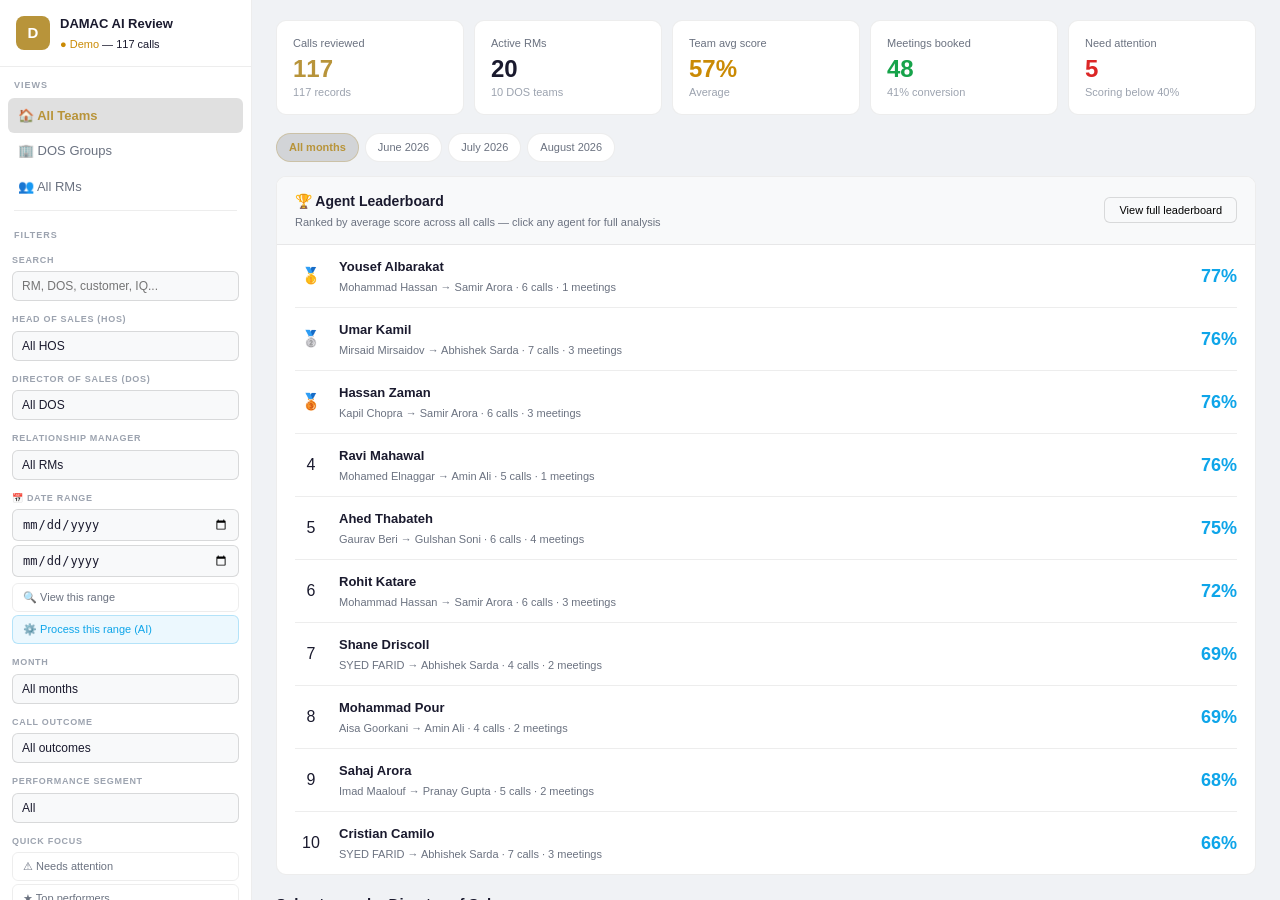
<file: Html8.html>
<!DOCTYPE html>
<html lang="en" style="color-scheme:light only">
<head>
<meta charset="UTF-8"/>
<meta name="viewport" content="width=device-width,initial-scale=1.0"/>
<meta name="color-scheme" content="light only"/>
<title>DAMAC AI Call Review</title>
<style>
*{box-sizing:border-box;margin:0;padding:0}
body{font-family:-apple-system,BlinkMacSystemFont,'Segoe UI',sans-serif;background:#f0f2f5;color:#1a1a2e;font-size:14px;line-height:1.5}
:root{--gold:#b8943a;--gl:rgba(5, 4, 2, 0.12);--gb:rgba(184,148,58,0.3);--sf:#fff;--s2:#f8f9fa;--br:rgba(0,0,0,0.07);--br2:rgba(0,0,0,0.13);--tx:#1a1a2e;--t2:#6b7280;--t3:#9ca3af;--gn:#16a34a;--am:#ca8a04;--rd:#dc2626;--bl:#0ea5e9;--gnb:rgba(22,163,74,0.08);--amb:rgba(202,138,4,0.08);--rdb:rgba(220,38,38,0.08);--blb:rgba(14,165,233,0.08);--r:10px;--rs:6px}
.app{display:flex;height:100vh;overflow:hidden}
.sb{width:252px;flex-shrink:0;background:var(--sf);border-right:1px solid var(--br);display:flex;flex-direction:column;overflow:hidden}
.sb-top{padding:14px 16px;border-bottom:1px solid var(--br);display:flex;align-items:center;gap:10px}
.sb-mk{width:34px;height:34px;background:var(--gold);border-radius:8px;display:flex;align-items:center;justify-content:center;font-weight:800;font-size:15px;color:#fff;flex-shrink:0}
.sb-ti{font-size:13px;font-weight:600}
.sb-st{font-size:11px;margin-top:2px}
.sb-sec{padding:12px 14px 5px;font-size:9px;font-weight:700;color:var(--t3);text-transform:uppercase;letter-spacing:1px}
.sb-nav{list-style:none;padding:0 8px}
.sb-nav li a{display:flex;align-items:center;gap:8px;padding:8px 10px;border-radius:var(--rs);font-size:13px;color:var(--t2);cursor:pointer;transition:all .15s;user-select:none}
.sb-nav li a:hover{background:var(--s2);color:var(--tx)}
.sb-nav li a.on{background:var(--gl);color:var(--gold);font-weight:600}
.sb-div{height:1px;background:var(--br);margin:6px 14px}
.sb-fl-wrap{padding:6px 12px;flex:1;overflow-y:auto}
.sb-fl{margin-bottom:12px}
.sb-fl-lbl{font-size:9px;font-weight:700;color:var(--t3);text-transform:uppercase;letter-spacing:.7px;margin-bottom:4px}
.sb-fl select,.sb-fl input{width:100%;font-size:12px;padding:7px 9px;border-radius:var(--rs);border:1px solid var(--br2);background:var(--s2);color:var(--tx);outline:none;appearance:none}
.sb-fl select:focus,.sb-fl input:focus{border-color:var(--gold)}
.qf{width:100%;padding:7px 10px;border-radius:var(--rs);font-size:11px;font-weight:500;cursor:pointer;border:1px solid var(--br);background:transparent;color:var(--t2);text-align:left;margin-bottom:3px;display:flex;align-items:center;gap:6px;transition:all .15s}
.qf:hover{background:var(--s2)}.qf.qa{background:var(--rdb);border-color:rgba(220,38,38,.25);color:var(--rd)}.qf.qt{background:var(--gnb);border-color:rgba(22,163,74,.25);color:var(--gn)}.qf.qb{background:var(--blb);border-color:rgba(14,165,233,.25);color:var(--bl)}
.clr{width:100%;margin-top:6px;padding:7px;border-radius:var(--rs);font-size:11px;cursor:pointer;border:1px solid var(--br);background:transparent;color:var(--t3)}
.main{flex:1;overflow-y:auto;padding:20px 24px}
.stats{display:grid;grid-template-columns:repeat(5,1fr);gap:10px;margin-bottom:18px}
.sc{background:var(--sf);border:1px solid var(--br);border-radius:var(--r);padding:14px 16px}
.sc-l{font-size:11px;color:var(--t2);margin-bottom:5px}.sc-v{font-size:24px;font-weight:700;line-height:1}.sc-s{font-size:11px;color:var(--t3);margin-top:3px}
.pills{display:flex;gap:6px;flex-wrap:wrap;margin-bottom:14px}
.pill{padding:5px 12px;border-radius:999px;font-size:11px;cursor:pointer;border:1px solid var(--br);background:var(--sf);color:var(--t2);transition:all .15s}
.pill:hover{border-color:var(--gb)}.pill.on{background:var(--gl);border-color:var(--gb);color:var(--gold);font-weight:600}
.spill{padding:5px 12px;border-radius:999px;font-size:11px;font-weight:600;cursor:pointer;border:1px solid var(--br);background:var(--sf);color:var(--t2);transition:all .15s}
.spill.s-all.on{background:var(--gl);border-color:var(--gb);color:var(--gold)}.spill.s-top.on{background:var(--gnb);border-color:rgba(22,163,74,.3);color:var(--gn)}.spill.s-above.on{background:var(--blb);border-color:rgba(14,165,233,.3);color:var(--bl)}.spill.s-avg.on{background:var(--amb);border-color:rgba(202,138,4,.3);color:var(--am)}.spill.s-below.on{background:rgba(249,115,22,.08);border-color:rgba(249,115,22,.3);color:#ea580c}.spill.s-crit.on{background:var(--rdb);border-color:rgba(220,38,38,.3);color:var(--rd)}
.dos-grid{display:grid;grid-template-columns:repeat(auto-fill,minmax(220px,1fr));gap:12px;margin-bottom:20px}
.dos-card{background:var(--sf);border:1px solid var(--br);border-radius:var(--r);padding:16px;cursor:pointer;transition:all .2s}
.dos-card:hover{border-color:var(--gb);box-shadow:0 2px 10px rgba(0,0,0,.06);transform:translateY(-1px)}
.tbl-wrap{background:var(--sf);border:1px solid var(--br);border-radius:var(--r);overflow:hidden;margin-bottom:16px}
table{width:100%;border-collapse:collapse}
thead th{padding:10px 14px;text-align:left;font-size:9px;font-weight:700;color:var(--t2);text-transform:uppercase;letter-spacing:.7px;border-bottom:1px solid var(--br);background:var(--s2);white-space:nowrap}
tbody td{padding:11px 14px;border-bottom:1px solid var(--br);font-size:12px;vertical-align:middle}
tbody tr:last-child td{border-bottom:none}
tbody tr:hover td{background:#fafbfc;cursor:pointer}
.pg-row{display:flex;align-items:center;justify-content:space-between;padding:10px 14px;border-top:1px solid var(--br);background:var(--s2);font-size:12px;color:var(--t2)}
.pg-btns{display:flex;gap:4px}
.pg-btn{width:28px;height:28px;border-radius:5px;border:1px solid var(--br);background:var(--sf);font-size:11px;cursor:pointer;display:flex;align-items:center;justify-content:center}
.pg-btn:hover,.pg-btn.on{border-color:var(--gold);color:var(--gold);background:var(--gl)}
.score-b{display:inline-flex;align-items:center;padding:2px 8px;border-radius:5px;font-size:12px;font-weight:700}
.sg{background:var(--gnb);color:var(--gn)}.sw{background:var(--amb);color:var(--am)}.sr{background:var(--rdb);color:var(--rd)}.sb2{background:var(--blb);color:var(--bl)}
.op{display:inline-block;font-size:10px;padding:2px 8px;border-radius:999px;font-weight:600}
.o-book{background:var(--gnb);color:var(--gn)}.o-int{background:var(--amb);color:var(--am)}.o-no{background:var(--rdb);color:var(--rd)}.o-tr{background:var(--blb);color:var(--bl)}
.av{width:32px;height:32px;border-radius:50%;display:flex;align-items:center;justify-content:center;font-size:10px;font-weight:700;flex-shrink:0;background:var(--gl);color:var(--gold)}
.card{background:var(--sf);border:1px solid var(--br);border-radius:var(--r);margin-bottom:14px;overflow:hidden}
.card-hd{padding:14px 18px;border-bottom:1px solid var(--br);background:var(--s2);display:flex;align-items:center;justify-content:space-between}
.card-ti{font-size:14px;font-weight:600}.card-su{font-size:11px;color:var(--t2);margin-top:2px}
.card-body{padding:16px 18px}
.three{display:grid;grid-template-columns:1fr 1fr 1fr;gap:12px}
.three-box{padding:14px;background:var(--s2);border-radius:var(--rs)}
.three-hd{display:flex;align-items:center;gap:8px;margin-bottom:10px;padding-bottom:8px;border-bottom:1px solid var(--br)}
.three-hd-ic{width:22px;height:22px;border-radius:5px;display:flex;align-items:center;justify-content:center;font-size:12px;flex-shrink:0}
.three-hd-lbl{font-size:10px;font-weight:700;text-transform:uppercase;letter-spacing:.6px}
.three-item{padding:7px 0;border-bottom:1px solid var(--br);font-size:12px;line-height:1.5}
.three-item:last-child{border-bottom:none;padding-bottom:0}
.dot{width:7px;height:7px;border-radius:50%;display:inline-block;margin-right:6px;vertical-align:middle;flex-shrink:0}
/* DEEP DIVE HEADER */
.dd-hd{background:var(--sf);border:1px solid var(--br);border-radius:var(--r);padding:24px;margin-bottom:14px}
.dd-name{font-size:28px;font-weight:700;margin-bottom:4px}
.dd-sub{font-size:13px;color:var(--t2);margin-bottom:16px}
.dd-meta{display:flex;gap:28px;flex-wrap:wrap;padding-bottom:16px;margin-bottom:16px;border-bottom:1px solid var(--br)}
.dd-m-lbl{font-size:9px;font-weight:700;color:var(--t3);text-transform:uppercase;letter-spacing:.7px;margin-bottom:3px}
.dd-m-val{font-size:13px;font-weight:600}
.dd-selectors{display:flex;gap:10px;align-items:center;margin-bottom:16px;flex-wrap:wrap}
.dd-sel-lbl{font-size:11px;font-weight:600;color:var(--t2);margin-right:4px}
.dd-sel{font-size:12px;padding:7px 12px;border-radius:var(--rs);border:1px solid var(--br2);background:var(--s2);color:var(--tx);outline:none;cursor:pointer;min-width:160px}
.dd-sel:focus{border-color:var(--gold)}
.dd-big{display:grid;grid-template-columns:1fr 1fr 1fr;gap:14px;margin-bottom:14px}
.dd-big-c{background:var(--s2);border-radius:var(--rs);padding:18px}
.dd-big-lbl{font-size:10px;font-weight:700;color:var(--t2);text-transform:uppercase;letter-spacing:.6px;margin-bottom:8px}
.dd-big-num{font-size:44px;font-weight:700;line-height:1;letter-spacing:-2px}
.dd-big-sub{font-size:11px;color:var(--t2);margin-top:8px;display:flex;gap:16px;flex-wrap:wrap}
.dd-kpis{display:grid;grid-template-columns:repeat(5,1fr);gap:10px;margin-bottom:14px}
.dd-kpi{background:var(--s2);border-radius:var(--rs);padding:12px;text-align:center}
.dd-kpi-v{font-size:22px;font-weight:700;color:var(--gold)}.dd-kpi-l{font-size:10px;color:var(--t2);margin-top:3px;line-height:1.3}
.tabs{display:flex;gap:2px;background:var(--s2);padding:4px;border-radius:var(--rs);margin-bottom:16px;width:fit-content}
.tab{padding:7px 16px;border-radius:4px;font-size:12px;font-weight:500;cursor:pointer;color:var(--t2);transition:all .15s;white-space:nowrap}
.tab:hover{color:var(--tx)}.tab.on{background:var(--sf);color:var(--tx);font-weight:600;box-shadow:0 1px 3px rgba(0,0,0,.08)}
.info-grid{display:grid;grid-template-columns:1fr 1fr;gap:14px;margin-bottom:14px}
.info-box{background:var(--sf);border:1px solid var(--br);border-radius:var(--rs);padding:16px}
.info-box-ti{font-size:10px;font-weight:700;color:var(--t3);text-transform:uppercase;letter-spacing:.7px;margin-bottom:10px}
.info-row{display:flex;justify-content:space-between;align-items:flex-start;padding:6px 0;border-bottom:1px solid var(--br);font-size:12px}
.info-row:last-child{border-bottom:none}
.info-k{color:var(--t2);flex-shrink:0;margin-right:12px}.info-v{font-weight:500;text-align:right}
.list-item{display:flex;align-items:flex-start;gap:7px;padding:5px 0;font-size:12px;border-bottom:1px solid var(--br);line-height:1.5}
.list-item:last-child{border-bottom:none}
.sc-row{display:flex;align-items:center;gap:10px;padding:8px 0;border-bottom:1px solid var(--br);font-size:12px}
.sc-row:last-child{border-bottom:none;padding-bottom:0}
.sc-name{width:160px;flex-shrink:0;color:var(--t2);font-size:11px}
.sc-bar{flex:1;height:7px;background:var(--br);border-radius:3px;overflow:hidden}
.sc-fill{height:100%;border-radius:3px}
.sc-val{width:45px;text-align:right;font-weight:700;font-size:12px}
.sc-comment{font-size:11px;line-height:1.5;padding:4px 0 8px 170px;color:var(--t2);border-bottom:1px solid var(--br)}
.flag{display:flex;align-items:flex-start;gap:8px;padding:8px 12px;border-radius:var(--rs);margin-bottom:6px;font-size:12px;font-weight:500}
.dim-row{border-bottom:1px solid var(--br)}
.dim-row:last-child{border-bottom:none}
.dim-hd{display:flex;align-items:center;gap:12px;padding:13px 18px;cursor:pointer;transition:background .15s}
.dim-hd:hover{background:#fafbfc}
.dim-label{min-width:180px;flex-shrink:0}
.dim-nm{font-size:13px;font-weight:500}.dim-ds{font-size:11px;color:var(--t3);margin-top:1px}
.dim-bar-w{flex:1;height:8px;background:var(--br);border-radius:4px;overflow:hidden}
.dim-bar-f{height:100%;border-radius:4px;transition:width .4s}
.dim-sc{font-size:14px;font-weight:700;min-width:55px;text-align:right}
.dim-sp{font-size:10px;color:var(--t3);min-width:150px;text-align:right;white-space:nowrap}
.dim-ms{font-size:11px;min-width:65px;text-align:right;font-weight:600}
.dim-ar{font-size:12px;color:var(--t3);margin-left:4px}
.dim-det{display:none;padding:0 18px 16px;background:#fafbfc;border-top:1px solid var(--br)}
.dim-why{padding:10px 14px;border-radius:var(--rs);margin-bottom:10px;font-size:12px;line-height:1.6}
.dim-chk{display:grid;grid-template-columns:1fr 1fr;gap:6px;margin-top:8px}
.chk{display:flex;align-items:flex-start;gap:8px;padding:8px 10px;border-radius:var(--rs);border:1px solid transparent}
.chk-ic{font-size:14px;flex-shrink:0;margin-top:1px}.chk-tx{font-size:12px;line-height:1.5}
/* TIMELINE */
.tl-row{display:flex;gap:12px;margin-bottom:14px;position:relative}
.tl-row::before{content:'';position:absolute;left:14px;top:34px;bottom:-14px;width:1px;background:var(--br)}
.tl-row:last-child::before{display:none}
.tl-sp{width:28px;height:28px;border-radius:6px;display:flex;align-items:center;justify-content:center;font-size:9px;font-weight:700;flex-shrink:0;z-index:1}
.tl-body{flex:1;background:var(--s2);border-radius:var(--rs);padding:12px 14px}
.tl-hl{font-size:13px;font-weight:600;display:flex;align-items:center;justify-content:space-between;margin-bottom:4px}
.tl-time{font-size:10px;color:var(--t3);font-weight:400}
.tl-lbl{font-size:9px;color:var(--t3);text-transform:uppercase;letter-spacing:.5px;margin-bottom:4px;display:flex;align-items:center;gap:6px}
.tl-text{font-size:11px;color:var(--t2);line-height:1.55}
.tl-flag{display:inline-flex;align-items:center;gap:4px;font-size:10px;padding:2px 8px;border-radius:999px;margin-top:5px;font-weight:500}
/* CONVERSATION BUBBLES */
.conv-block{margin:10px 0;padding:12px 14px;background:#fff;border:1px solid var(--br);border-radius:var(--rs)}
.conv-block-hd{font-size:10px;font-weight:700;color:var(--t3);text-transform:uppercase;letter-spacing:.7px;margin-bottom:10px;display:flex;align-items:center;gap:6px}
.conv-msg{display:flex;gap:10px;margin-bottom:10px;align-items:flex-start}
.conv-msg:last-child{margin-bottom:0}
.conv-av{width:32px;height:32px;border-radius:50%;display:flex;align-items:center;justify-content:center;font-size:10px;font-weight:700;flex-shrink:0;color:#fff}
.conv-av-rm{background:var(--gold)}
.conv-av-cu{background:var(--bl)}
.conv-bubble{flex:1;padding:10px 14px;border-radius:12px;font-size:13px;line-height:1.6;position:relative}
.conv-bubble-rm{background:rgba(184,148,58,.08);border:1px solid rgba(184,148,58,.2);border-left:3px solid var(--gold)}
.conv-bubble-rm.bad{background:rgba(220,38,38,.06);border-color:rgba(220,38,38,.2);border-left-color:var(--rd)}
.conv-bubble-rm.good{background:rgba(22,163,74,.06);border-color:rgba(22,163,74,.2);border-left-color:var(--gn)}
.conv-bubble-cu{background:rgba(14,165,233,.06);border:1px solid rgba(14,165,233,.2);border-left:3px solid var(--bl)}
.conv-speaker{font-size:10px;font-weight:700;text-transform:uppercase;letter-spacing:.5px;margin-bottom:4px;display:flex;align-items:center;justify-content:space-between}
.conv-quote{font-style:italic;color:var(--tx);font-size:13px;line-height:1.65}
.conv-issue{margin-top:6px;padding-top:6px;border-top:1px dashed rgba(0,0,0,.08);font-size:11px;font-style:normal;color:var(--t2);line-height:1.5}
.conv-issue.bad{color:var(--rd)}
.conv-issue.good{color:var(--gn)}
.conv-correct{margin-top:8px;padding:8px 12px;background:rgba(22,163,74,.05);border:1px dashed rgba(22,163,74,.3);border-radius:6px;font-size:12px;color:var(--gn);line-height:1.6}
.conv-correct-lbl{font-size:9px;font-weight:700;text-transform:uppercase;letter-spacing:.5px;color:var(--gn);margin-bottom:3px}
/* LEADERBOARD POPUP */
.overlay{position:fixed;inset:0;background:rgba(0,0,0,.5);z-index:1000;display:flex;align-items:center;justify-content:center;padding:20px}
.modal{background:var(--sf);border-radius:var(--r);width:100%;max-width:640px;max-height:80vh;overflow:hidden;display:flex;flex-direction:column}
.modal-hd{padding:18px 20px;border-bottom:1px solid var(--br);display:flex;align-items:center;justify-content:space-between}
.modal-ti{font-size:16px;font-weight:600}
.modal-cl{width:28px;height:28px;border-radius:6px;border:1px solid var(--br);display:flex;align-items:center;justify-content:center;cursor:pointer;font-size:16px;color:var(--t2)}
.modal-body{padding:20px;overflow-y:auto}
.lb-row{display:flex;align-items:center;gap:12px;padding:12px 0;border-bottom:1px solid var(--br);cursor:pointer}
.lb-row:last-child{border-bottom:none}
.lb-row:hover{background:var(--s2);margin:0 -20px;padding:12px 20px;border-radius:var(--rs)}
.lb-rank{width:32px;text-align:center;font-size:16px;flex-shrink:0}
.lb-info{flex:1}
.lb-name{font-size:13px;font-weight:600}
.lb-sub{font-size:11px;color:var(--t2);margin-top:2px}
.lb-score{font-size:18px;font-weight:700}
.back-btn{display:flex;align-items:center;gap:6px;font-size:12px;color:var(--t2);cursor:pointer;margin-bottom:16px}
.back-btn:hover{color:var(--tx)}
.attn-box{padding:12px 16px;background:var(--rdb);border:1px solid rgba(220,38,38,.2);border-radius:var(--rs);margin-bottom:14px;font-size:12px;color:var(--rd);display:flex;align-items:center;gap:10px}
::-webkit-scrollbar{width:4px;height:4px}
::-webkit-scrollbar-track{background:transparent}
::-webkit-scrollbar-thumb{background:var(--br2);border-radius:2px}
</style>
</head>
<body>
<div class="app">
  <div class="sb" id="sb"></div>
  <div class="main" id="main"></div>
</div>
<div class="overlay" id="lb-overlay" style="display:none" onclick="if(event.target===this)closeLB()">
  <div class="modal">
    <div class="modal-hd">
      <div><div class="modal-ti" id="lb-title">Agent Leaderboard</div><div style="font-size:11px;color:var(--t2);margin-top:2px" id="lb-sub"></div></div>
      <div class="modal-cl" onclick="closeLB()">✕</div>
    </div>
    <div class="modal-body" id="lb-body"></div>
  </div>
</div>


<script> 
const WEBHOOK='https://aihub.damacgroup.com/webhook/damac-call-reviews'
const DETAIL_WEBHOOK='https://aihub.damacgroup.com/webhook/damac-call-detail';
const DIMS=[
  {id:'greeting',label:'Opening & Greeting',max:10,desc:'Energy, name, introduce self + role'},
  {id:'profiling',label:'Client Profiling',max:15,desc:'Financial capacity, decision-maker, rapport'},
  {id:'probing',label:'Requirement ID',max:20,desc:'Budget, type, location, timeline, summarize first'},
  {id:'presentation',label:'Project Presentation',max:15,desc:'Max 2 projects, tailored, location→project→price'},
  {id:'objections',label:'Objection Handling',max:15,desc:'LAER — Listen, Acknowledge, Explore, Respond'},
  {id:'communication',label:'Communication',max:10,desc:'Tone, pacing, active listening'},
  {id:'followup',label:'Follow-up & Closing',max:10,desc:'Specific next step confirmed before ending'},
  {id:'overall_prof',label:'Professionalism',max:5,desc:'Product knowledge, brand representation'}
];

const DIM_CHECKLIST={greeting:[
{pass:"Agent greeted with energy and positivity",fail:"Did NOT greet with energy — call started flat",thr:75},
{pass:"Agent used the client name in greeting",fail:"Did NOT use client name — impersonal opening",thr:65},
{pass:"Agent introduced full name clearly",fail:"Did NOT introduce name — client does not know who called",thr:50},
{pass:"Agent introduced company (DAMAC) and role",fail:"Did NOT mention DAMAC or role upfront",thr:50},
{pass:"Agent did NOT jump straight into pitch",fail:"Agent jumped straight into pitch — no warm-up",thr:60},
{pass:"Agent set a warm and friendly opening tone",fail:"Tone was cold or too formal from the start",thr:70}
],profiling:[
{pass:"Agent confirmed client is the decision-maker",fail:"Did NOT confirm if client is the decision-maker",thr:75},
{pass:"Agent asked about financial capability",fail:"Did NOT ask about financial capability",thr:65},
{pass:"Agent established common ground and rapport",fail:"No rapport built — went straight to business",thr:60},
{pass:"Agent identified investor vs end-user early",fail:"Did NOT identify investor vs end-user purpose",thr:70},
{pass:"Agent explored prior Dubai experience",fail:"Did NOT ask about prior Dubai experience",thr:50},
{pass:"Agent built rapport BEFORE presenting",fail:"Started presenting WITHOUT building rapport first",thr:65}
],probing:[
{pass:"Agent asked self-use vs investment explicitly",fail:"Did NOT ask about purpose (investment or own use)",thr:80},
{pass:"Agent captured exact budget range",fail:"Did NOT capture budget — presenting blind",thr:75},
{pass:"Agent asked preferred property type",fail:"Did NOT ask property type preference",thr:70},
{pass:"Agent identified bedroom requirement",fail:"Did NOT ask about bedroom preference",thr:65},
{pass:"Agent explored location preference",fail:"Did NOT ask about preferred location",thr:60},
{pass:"Agent asked timeline to purchase",fail:"Did NOT ask when client wants to buy",thr:65},
{pass:"Agent asked finance type (cash or mortgage)",fail:"Did NOT ask about finance method",thr:60},
{pass:"Agent SUMMARIZED requirements before presenting",fail:"CRITICAL: Jumped to presentation WITHOUT summarizing",thr:75}
],presentation:[
{pass:"Agent presented MAX 2 projects only",fail:"Presented MORE than 2 projects — causes confusion",thr:80},
{pass:"Agent led with Why Dubai context first",fail:"Skipped Why Dubai — went straight to project names",thr:65},
{pass:"Agent framed pricing AFTER building value",fail:"Quoted price before establishing value",thr:65},
{pass:"Presentation was tailored to this client profile",fail:"Generic pitch — not tailored to this specific client",thr:70},
{pass:"Agent used features relevant to THIS client",fail:"Used irrelevant features — not listening to requirements",thr:60},
{pass:"Presentation felt specific not generic",fail:"Presentation felt like a script — no personalization",thr:65}
],objections:[
{pass:"Agent listened fully without interrupting",fail:"Agent interrupted or rushed past the objection",thr:75},
{pass:"Agent acknowledged the concern empathetically",fail:"Did NOT acknowledge concern — felt dismissive",thr:70},
{pass:"Agent explored the ROOT CAUSE of objection",fail:"Did NOT explore why — just tried to overcome it",thr:60},
{pass:"Agent responded with facts not just reassurance",fail:"Used generic reassurance instead of facts",thr:65},
{pass:"Agent did NOT give up on the objection",fail:"Gave up too quickly — did not push back properly",thr:70},
{pass:"Agent used LAER framework throughout",fail:"No LAER structure — objection handled poorly",thr:65}
],communication:[
{pass:"Agent maintained professional confident tone",fail:"Tone was unprofessional or lacking confidence",thr:75},
{pass:"Agent paced the conversation appropriately",fail:"Pacing was too fast or too slow",thr:70},
{pass:"Agent actively listened before responding",fail:"Responded without really listening",thr:65},
{pass:"Agent used clear language with no filler words",fail:"Used filler words or unclear language",thr:65},
{pass:"Agent stayed calm during pushback",fail:"Got flustered or defensive during pushback",thr:70},
{pass:"Agent matched client energy and style",fail:"Did NOT adapt to client energy — mismatch",thr:60}
],followup:[
{pass:"Agent set a SPECIFIC next step before ending",fail:"CRITICAL: No specific next step — lead will go cold",thr:80},
{pass:"Agent confirmed follow-up method (WhatsApp or call)",fail:"Did NOT confirm how to follow up",thr:70},
{pass:"Agent got commitment on a specific date and time",fail:"No date or time confirmed — vague follow-up",thr:65},
{pass:"Agent summarized what was agreed on the call",fail:"No summary of agreements — client may forget",thr:65},
{pass:"Call ended with a clear confirmed action",fail:"Call ended vaguely — no clear next action",thr:70}
],overall_prof:[ 
{pass:"Agent showed strong accurate product knowledge",fail:"Product knowledge was weak or inaccurate",thr:70},
{pass:"Agent treated client with consistent respect",fail:"Respect was inconsistent during the call",thr:80},
{pass:"Agent represented DAMAC brand positively",fail:"Brand representation was poor or neutral",thr:70},
{pass:"No unprofessional language used",fail:"Unprofessional language or tone was used",thr:85}
]};
const DIM_WHY={greeting:'A weak or missing greeting sets a cold tone for the entire call.',profiling:'Without knowing who you\'re talking to, the pitch is guesswork.',probing:'Not summarizing requirements before presenting is the #1 SOP violation.',presentation:'Presenting too many projects creates confusion. Quoting price before value kills interest.',objections:'Objections are buying signals. Weak handling loses leads.',communication:'Poor communication affects trust and client confidence.',followup:'Ending without a next step means the lead goes cold.',overall_prof:'Professionalism affects brand perception throughout the call.'};
const DIM_FIX={greeting:'Practice: "Hi [Name], this is [Agent] from DAMAC Properties — how are you today?" before any product mention.',profiling:'FORD method: Family, Occupation, Recreation, Dreams. Build a picture first.',probing:'"So just to confirm — looking for a [X] for [purpose], budget around [Y], in [Z] area, within [timeline] — is that right?"',presentation:'Location → Community → Unit → Price. Investors: ROI + rental yield. End users: lifestyle + amenities.',objections:'LAER: Listen. Acknowledge. Explore ("What specifically worries you?"). Respond with evidence. Never say "but" — say "and".',communication:'Review recordings. 120-140 words per minute. Pause 2 seconds before responding.',followup:'"I\'ll send floor plans on WhatsApp by [time], and we\'ll speak on [specific day] at [specific time] — does that work?"',overall_prof:'Product quiz weekly. Role-play monthly. Review top performer recordings.'};
const RULE_EXP={RULE_01:'Agent must introduce with name and company at start.',RULE_02:'Agent must ask purpose before presenting.',RULE_03:'Agent must ask budget before presenting.',RULE_04:'Agent must summarize requirements before presenting.',RULE_05:'Agent must present MAX 2 projects only.',RULE_06:'Agent must not quote price before understanding requirements.',RULE_07:'Agent must handle objections before giving up.',RULE_08:'Agent must set specific next step before ending.',RULE_09:'Agent must ask about finance type.',RULE_10:'Agent must confirm follow-up before ending.'};

let ALL=[], IS_LIVE=false;
let S={view:'home',curDOS:null,curHOS:null,curRM:null,selMonth:'',selCallIdx:0,selTab:'overview',fHOS:'',fDOS:'',fRM:'',fMonth:'',fSeg:'',fQ:'',fOut:'',fSearch:'',page:1};
const PER=20;

const bc=p=>p>=80?'#16a34a':p>=60?'#0ea5e9':p>=40?'#ca8a04':'#dc2626';
const tc=p=>p>=80?'color:#16a34a':p>=60?'color:#0ea5e9':p>=40?'color:#ca8a04':'color:#dc2626';
const sc=p=>p>=80?'sg':p>=60?'sb2':p>=40?'sw':'sr';
const seg=p=>p>=80?'top':p>=60?'above':p>=40?'avg':p>=20?'below':'crit';
const segLbl=s=>({top:'Top (80–100)',above:'Above avg (60–79)',avg:'Average (40–59)',below:'Needs work (20–39)',crit:'Critical (<20%)'}[s]||s);
const segCol=s=>({top:'#16a34a',above:'#0ea5e9',avg:'#ca8a04',below:'#ea580c',crit:'#dc2626'}[s]||'#999');
const ini=n=>(n||'?').split(' ').map(w=>w[0]).join('').toUpperCase().slice(0,2);
const fmtB=b=>b?'AED '+Number(b).toLocaleString():'—';
const fmtDur=s=>s?Math.round(Number(s)/60)+' min':'—';
const fmtDt=ts=>{const d=new Date(ts);return isNaN(d)?'—':d.toLocaleDateString('en-GB',{day:'2-digit',month:'short',year:'numeric'})};
const fmtTime=ts=>{const d=new Date(ts);return isNaN(d)?'—':d.toLocaleTimeString('en-GB',{hour:'2-digit',minute:'2-digit'})};
const outLbl=o=>({meeting_booked:'Meeting Booked',interested_not_committed:'Interested',not_interested:'Not Interested',transferred:'Transferred'}[o]||o||'—');
const outCls=o=>({meeting_booked:'o-book',interested_not_committed:'o-int',not_interested:'o-no',transferred:'o-tr'}[o]||'o-no');

function fixRow(r){
  let b={...r};
  if(r.full_json&&typeof r.full_json==='string'&&r.full_json.length>20){try{const p=JSON.parse(r.full_json);b={...r,...p};}catch(e){}}
  ['scores','scoreComments','strengths','gaps','coachingTips','sopViolations','ruleFlags','customerProfile','callIntelligence','sopAnalysis','metadata'].forEach(k=>{if(typeof b[k]==='string'&&(b[k][0]==='{' || b[k][0]==='[')){try{b[k]=JSON.parse(b[k]);}catch(e){}}});
  const d=new Date(b.timestamp||b.call_date||'');
  b.month=isNaN(d)?'Unknown':d.toLocaleString('en-GB',{month:'long',year:'numeric'});
  b.pct=Number(b.pct)||0;b.total=Number(b.total)||0;
  b.rm_name=b.agentName||b.rm_name||'Unknown';
  b.scores=b.scores||b.sopAnalysis?.scores||{};
  b.scoreComments=b.scoreComments||b.sopAnalysis?.score_comments||{};
  b.strengths=b.strengths||b.sopAnalysis?.strengths||[];
  b.gaps=b.gaps||b.sopAnalysis?.gaps||[];
  b.coachingTips=b.coachingTips||b.sopAnalysis?.coaching_tips||[];
  const rawFlags=b.ruleFlags||b.sopAnalysis?.rule_flags||[];
b.ruleFlags=rawFlags.map(f=>{
  if(!f)return null;
  if(typeof f==='string')return f;
  const rule=f.rule||f.rule_id||f.id||f.code||'';
  const desc=f.description||f.violation||f.detail||f.message||f.text||'';
  return rule&&desc?`${rule}: ${desc}`:rule||desc||JSON.stringify(f);
}).filter(Boolean);
  b.customerProfile=b.customerProfile||{};
  b.callIntelligence=b.callIntelligence||{};
  return b;
}

function filtered(){
  let d=[...ALL];
  if(S.fHOS)d=d.filter(r=>r.hos_name===S.fHOS);
  if(S.fDOS)d=d.filter(r=>r.dos_name===S.fDOS);
  if(S.fRM)d=d.filter(r=>r.rm_name===S.fRM);
  if(S.fMonth)d=d.filter(r=>r.month===S.fMonth);
  if(S.fOut)d=d.filter(r=>r.callOutcome===S.fOut);
  if(S.fSearch){const s=S.fSearch.toLowerCase();d=d.filter(r=>(r.rm_name||'').toLowerCase().includes(s)||(r.dos_name||'').toLowerCase().includes(s)||(r.hos_name||'').toLowerCase().includes(s)||(r.customerProfile?.customer_name||'').toLowerCase().includes(s)||(r.inquiry_id||'').toLowerCase().includes(s));}
  const sg=S.fSeg||S.fQ;
  if(sg){const ra={};ALL.forEach(r=>{if(!ra[r.rm_name])ra[r.rm_name]=[];ra[r.rm_name].push(r.pct);});const rs={};Object.entries(ra).forEach(([rm,ps])=>{rs[rm]=seg(Math.round(ps.reduce((a,b)=>a+b,0)/ps.length));});if(sg==='attn')d=d.filter(r=>['below','crit'].includes(rs[r.rm_name]||'avg'));else d=d.filter(r=>rs[r.rm_name]===sg);}
  return d;
}
function rmAvg(rm,data){const c=(data||ALL).filter(r=>r.rm_name===rm);return c.length?Math.round(c.reduce((a,b)=>a+b.pct,0)/c.length):0;}
function uRMs(d){return[...new Set((d||ALL).map(r=>r.rm_name).filter(Boolean))];}
function uDOS(d){return[...new Set((d||ALL).map(r=>r.dos_name).filter(Boolean))];}
function uHOS(){return[...new Set(ALL.map(r=>r.hos_name).filter(Boolean))];}
function months(){return[...new Set(ALL.map(r=>r.month).filter(Boolean))].sort((a,b)=>new Date('1 '+a)-new Date('1 '+b));}

function sf(k,v){S[k]=v;S.page=1;renderSB();renderMain();}
function sfSearch(v){S.fSearch=v;S.page=1;renderMain();}
async function ensureDetail(c){
  if(!c||c.__detailLoaded)return;
  const fname=((c.URL||c.htmlUrl||'').split('/').pop())||c.htmlFileName||'';
  if(!fname){c.__detailLoaded=true;return;}
  try{
    const res=await fetch(DETAIL_WEBHOOK,{method:'POST',headers:{'Content-Type':'application/json'},body:JSON.stringify({filename:fname}),signal:AbortSignal.timeout(30000)});
    const txt=await res.text();
    const d=txt.trim()?JSON.parse(txt.trim().replace(/^=/,'')):null;
    if(d&&d.full_json){
      c.full_json=d.full_json;
      const fixed=fixRow({...c});
      Object.assign(c,fixed);
    }
  }catch(e){console.warn('Detail load failed for',fname,e);}
  c.__detailLoaded=true;
}
function applyDateRange(){
  S.drFrom=document.getElementById('dr-from').value;
  S.drTo=document.getElementById('dr-to').value;
  if(!S.drFrom&&!S.drTo){document.getElementById('dr-status').textContent='Pick at least one date';return;}
  document.getElementById('dr-status').textContent='Loading range...';
  reloadWithRange(S.drFrom,S.drTo);
}

async function reloadWithRange(from,to){
  try{
    const res=await fetch(WEBHOOK,{method:'POST',headers:{'Content-Type':'application/json'},body:JSON.stringify({from:from||'',to:to||''}),signal:AbortSignal.timeout(180000)});
    const txt=await res.text();
    const raw=txt.trim()?JSON.parse(txt.trim().replace(/^=/,'')):{calls:[]};
    const arr=Array.isArray(raw)?raw:(raw.calls||raw.reviews||raw.data||[]);
    if(!arr.length){
      // Nothing processed for this range yet — offer to process now
      document.getElementById('dr-status').textContent='No processed calls in this range yet.';
      if(confirm('No analyzed calls found for '+from+' → '+to+'.\n\nRun AI analysis on this date range now?\n\n(Takes ~1-2 min per call — new calls appear as they finish)')){
        await fetch('https://aihub.damacgroup.com/webhook/damac-process-range',{method:'POST',headers:{'Content-Type':'application/json'},body:JSON.stringify({from,to})});
        document.getElementById('dr-status').textContent='⚙️ AI processing started! Click "View this range" again in a few minutes.';
      }
      return;
    }
    ALL=arr.map(fixRow);IS_LIVE=true;
    document.getElementById('dr-status').textContent='Showing '+ALL.length+' calls in range';
    renderSB();renderMain();
  }catch(e){
    document.getElementById('dr-status').textContent='Error: '+e.message;
  }
}

async function processDateRange(){
  const from=document.getElementById('dr-from').value;
  const to=document.getElementById('dr-to').value;
  if(!from||!to){document.getElementById('dr-status').textContent='Pick BOTH dates to process';return;}
  if(!confirm('Process all calls from '+from+' to '+to+' with AI?\n\nThis runs in the background and may take a while (~1-2 min per call). New calls will appear in the dashboard as they finish.'))return;
  try{
    await fetch('https://aihub.damacgroup.com/webhook/damac-process-range',{method:'POST',headers:{'Content-Type':'application/json'},body:JSON.stringify({from,to})});
    document.getElementById('dr-status').textContent='⚙️ Processing started! Refresh in a few minutes to see new calls.';
  }catch(e){
    document.getElementById('dr-status').textContent='Trigger failed: '+e.message;
  }
}
function setQ(v){S.fQ=S.fQ===v?'':v;S.fSeg='';S.page=1;renderSB();renderMain();}
function clearF(){
  S.fHOS='';S.fDOS='';S.fRM='';S.fMonth='';S.fSeg='';S.fQ='';S.fOut='';S.fSearch='';S.page=1;
  const wasRanged=S.drFrom||S.drTo;
  S.drFrom='';S.drTo='';
  const f=document.getElementById('dr-from'),t=document.getElementById('dr-to');
  if(f)f.value='';if(t)t.value='';
  const st=document.getElementById('dr-status');
  if(st)st.textContent='';
  renderSB();renderMain();
  if(wasRanged){ // date range was active → reload FULL dataset
    reloadWithRange('','');
  }
}
function clearDates(){
  S.drFrom='';S.drTo='';
  const f=document.getElementById('dr-from'),t=document.getElementById('dr-to');
  if(f)f.value='';if(t)t.value='';
  document.getElementById('dr-status').textContent='Loading all calls...';
  reloadWithRange('','');
}
function nav(v){S.view=v;S.curDOS=null;S.curHOS=null;S.curRM=null;S.page=1;renderSB();renderMain();}
function drillDOS(dos,hos){S.curDOS=dos;S.curHOS=hos;S.page=1;renderSB();renderMain();}
function openRM(rm){S.curRM=rm;S.selMonth='';S.selCallIdx=0;S.selTab='overview';S.page=1;renderMain();}

function goBack(){
  if(S.curRM){S.curRM=null;renderMain();return;}
  if(S.curDOS){S.curDOS=null;S.curHOS=null;renderMain();return;}
}

function toggleDim(uid){const el=document.getElementById(uid);const ar=document.getElementById('ar_'+uid);if(!el)return;const o=el.style.display==='block';el.style.display=o?'none':'block';if(ar)ar.textContent=o?'▼':'▲';}
function onMonthChange(v){S.selMonth=v;S.selCallIdx=0;renderDD();}
function onCallChange(v){S.selCallIdx=parseInt(v)||0;S.selTab='overview';renderDD();}
function setTab(t){S.selTab=t;renderCallDetail();}

function renderSB(){
  const ho=uHOS().sort().map(h=>`<option value="${h}"${S.fHOS===h?' selected':''}>${h}</option>`).join('');
  const doo=uDOS().sort().map(d=>`<option value="${d}"${S.fDOS===d?' selected':''}>${d}</option>`).join('');
  const rms=[...new Set(ALL.map(r=>r.rm_name).filter(Boolean))].sort().map(r=>`<option value="${r}"${S.fRM===r?' selected':''}>${r}</option>`).join('');
  const oos=['meeting_booked','interested_not_committed','not_interested','transferred'].map(o=>`<option value="${o}"${S.fOut===o?' selected':''}>${outLbl(o)}</option>`).join('');
  const fc=[S.fHOS,S.fDOS,S.fRM,S.fMonth,S.fSeg,S.fQ,S.fOut,S.fSearch].filter(Boolean).length;
  const st=IS_LIVE?`<span style="color:#16a34a">● Live</span> — ${ALL.length.toLocaleString()} calls`:`<span style="color:#ca8a04">● Demo</span> — ${ALL.length} calls`;
  document.getElementById('sb').innerHTML=`
  <div class="sb-top"><div class="sb-mk">D</div><div><div class="sb-ti">DAMAC AI Review</div><div class="sb-st" id="sb-st">${st}</div></div></div>
  <div class="sb-sec">Views</div>
  <ul class="sb-nav">
    <li><a class="${S.view==='home'&&!S.curRM&&!S.curDOS?'on':''}" onclick="nav('home')">🏠 All Teams</a></li>
    <li><a class="${S.view==='dos'?'on':''}" onclick="nav('dos')">🏢 DOS Groups</a></li>
    <li><a class="${S.view==='rms'?'on':''}" onclick="nav('rms')">👥 All RMs</a></li>
  </ul>
  <div class="sb-div"></div>
  <div class="sb-sec">Filters ${fc?`<span style="background:var(--gold);color:#fff;padding:1px 6px;border-radius:999px;margin-left:4px">${fc}</span>`:''}</div>
  <div class="sb-fl-wrap">
    <div class="sb-fl"><div class="sb-fl-lbl">Search</div><input type="text" placeholder="RM, DOS, customer, IQ..." value="${S.fSearch}" oninput="sfSearch(this.value)"/></div>
    <div class="sb-fl"><div class="sb-fl-lbl">Head of Sales (HOS)</div><select onchange="sf('fHOS',this.value)"><option value="">All HOS</option>${ho}</select></div>
    <div class="sb-fl"><div class="sb-fl-lbl">Director of Sales (DOS)</div><select onchange="sf('fDOS',this.value)"><option value="">All DOS</option>${doo}</select></div>
    <div class="sb-fl"><div class="sb-fl-lbl">Relationship Manager</div><select onchange="sf('fRM',this.value)"><option value="">All RMs</option>${rms}</select></div>
    <div class="sb-fl"><div class="sb-fl-lbl" style="display:flex;justify-content:space-between;align-items:center">📅 Date Range ${(S.drFrom||S.drTo)?`<span onclick="clearDates()" style="cursor:pointer;color:var(--rd);font-size:10px">✕ clear</span>`:''}</div>
  <input type="date" id="dr-from" value="${S.drFrom||''}" style="margin-bottom:4px"/>
  <input type="date" id="dr-to" value="${S.drTo||''}"/>
  <button class="qf" style="margin-top:6px" onclick="applyDateRange()">🔍 View this range</button>
  <button class="qf qb" onclick="processDateRange()">⚙️ Process this range (AI)</button>
  <div id="dr-status" style="font-size:10px;color:var(--t3);margin-top:4px"></div>
</div>
    <div class="sb-fl"><div class="sb-fl-lbl">Month</div><select onchange="sf('fMonth',this.value)"><option value="">All months</option>${months().map(m=>`<option value="${m}"${S.fMonth===m?' selected':''}>${m}</option>`).join('')}</select></div>
    <div class="sb-fl"><div class="sb-fl-lbl">Call Outcome</div><select onchange="sf('fOut',this.value)"><option value="">All outcomes</option>${oos}</select></div>
    <div class="sb-fl"><div class="sb-fl-lbl">Performance Segment</div><select onchange="sf('fSeg',this.value)"><option value="">All</option><option value="top"${S.fSeg==='top'?' selected':''}>Top (80–100)</option><option value="above"${S.fSeg==='above'?' selected':''}>Above avg (60–79)</option><option value="avg"${S.fSeg==='avg'?' selected':''}>Average (40–59)</option><option value="below"${S.fSeg==='below'?' selected':''}>Below avg (20–39)</option><option value="crit"${S.fSeg==='crit'?' selected':''}>Critical (0–19)</option></select></div>
    <div class="sb-fl"><div class="sb-fl-lbl">Quick Focus</div>
      <button class="qf ${S.fQ==='attn'?'qa':''}" onclick="setQ('attn')">⚠ Needs attention</button>
      <button class="qf ${S.fQ==='top'?'qt':''}" onclick="setQ('top')">★ Top performers</button>
      <button class="qf ${S.fQ==='avg'?'qb':''}" onclick="setQ('avg')">◉ Average performers</button>
    </div>
    <button class="clr" onclick="clearF()">↺ Reset all filters & dates</button>
  </div>`;
}

function statsBar(data){
  const t=data.length,rms=uRMs(data);
  const avg=t?Math.round(data.reduce((a,b)=>a+b.pct,0)/t):0;
  const book=data.filter(r=>r.callOutcome==='meeting_booked').length;
  const hot=data.filter(r=>r.customerProfile?.lead_quality==='hot').length;
  const needs=rms.filter(rm=>rmAvg(rm,data)<40).length;
  return`<div class="stats">
    <div class="sc"><div class="sc-l">Calls reviewed</div><div class="sc-v" style="color:var(--gold)">${t.toLocaleString()}</div><div class="sc-s">${t} records</div></div>
    <div class="sc"><div class="sc-l">Active RMs</div><div class="sc-v">${rms.length}</div><div class="sc-s">${uDOS(data).length} DOS teams</div></div>
    <div class="sc"><div class="sc-l">Team avg score</div><div class="sc-v" style="${tc(avg)}">${avg}%</div><div class="sc-s">${avg>=60?'On track':avg>=40?'Average':'Needs improvement'}</div></div>
    <div class="sc"><div class="sc-l">Meetings booked</div><div class="sc-v" style="color:#16a34a">${book}</div><div class="sc-s">${t?Math.round(book/t*100):0}% conversion</div></div>
    <div class="sc"><div class="sc-l">Need attention</div><div class="sc-v" style="color:#dc2626">${needs}</div><div class="sc-s">Scoring below 40%</div></div>
  </div>`;}

function renderMain(){
  if(S.curRM){renderDD();return;}
  if(S.curDOS){renderTeam();return;}
  if(S.view==='dos'){renderDOS();return;}
  if(S.view==='rms'){renderRMs();return;}
  renderHome();
}

function renderHome(){
  const data=filtered();
  const dosList=uDOS(data).sort();
  const allRMs=uRMs(data).sort((a,b)=>rmAvg(b,data)-rmAvg(a,data)).slice(0,10);
  const medals=['🥇','🥈','🥉'];
  const lbRows=allRMs.map((rm,i)=>{
    const rc=data.filter(r=>r.rm_name===rm);
    const avg=rmAvg(rm,data);
    const book=rc.filter(r=>r.callOutcome==='meeting_booked').length;
    return`<div class="lb-row" onclick="openRM('${rm.replace(/'/g,"\\'")}')">
      <div class="lb-rank">${medals[i]||i+1}</div>
      <div class="lb-info">
        <div class="lb-name">${rm}</div>
        <div class="lb-sub">${rc[0]?.dos_name||'—'} → ${rc[0]?.hos_name||'—'} · ${rc.length} calls · ${book} meetings</div>
      </div>
      <div class="lb-score" style="${tc(avg)}">${avg}%</div>
    </div>`;}).join('');
  const cards=dosList.map(dos=>{
    const dc=data.filter(r=>r.dos_name===dos);
    const rms2=uRMs(dc);
    const avg=dc.length?Math.round(dc.reduce((a,b)=>a+b.pct,0)/dc.length):0;
    const book=dc.filter(r=>r.callOutcome==='meeting_booked').length;
    const hos=dc[0]?.hos_name||'—';
    const needs=rms2.filter(rm=>rmAvg(rm,dc)<40).length;
    return`<div class="dos-card" onclick="drillDOS('${dos.replace(/'/g,"\\'")}','${hos.replace(/'/g,"\\'")}')">
      <div style="font-size:14px;font-weight:600;margin-bottom:2px">${dos}</div>
      <div style="font-size:11px;color:var(--t2);margin-bottom:12px">HOS: ${hos}</div>
      <div style="display:flex;gap:16px;margin-bottom:8px">
        <div><div style="font-size:20px;font-weight:700;${tc(avg)}">${avg}%</div><div style="font-size:10px;color:var(--t2)">Avg score</div></div>
        <div><div style="font-size:20px;font-weight:700;color:#16a34a">${book}</div><div style="font-size:10px;color:var(--t2)">Meetings</div></div>
        <div><div style="font-size:20px;font-weight:700">${dc.length}</div><div style="font-size:10px;color:var(--t2)">Calls</div></div>
        ${needs?`<div><div style="font-size:20px;font-weight:700;color:#dc2626">${needs}</div><div style="font-size:10px;color:var(--t2)">Need attn</div></div>`:''}
      </div>
      <div style="font-size:11px;color:var(--t3);padding-top:8px;border-top:1px solid var(--br)">${rms2.slice(0,4).join(', ')}${rms2.length>4?` +${rms2.length-4} more`:''}</div>
    </div>`}).join('');
  document.getElementById('main').innerHTML=statsBar(data)+
    `<div class="pills">${['','June 2026','July 2026','August 2026'].map(m=>`<span class="pill ${S.fMonth===m?'on':''}" onclick="sf('fMonth','${m}')">${m||'All months'}</span>`).join('')}</div>
    <div class="card" style="margin-bottom:18px">
      <div class="card-hd">
        <div><div class="card-ti">🏆 Agent Leaderboard</div><div class="card-su">Ranked by average score across all calls — click any agent for full analysis</div></div>
        <button onclick="openLB()" style="padding:6px 14px;border-radius:var(--rs);border:1px solid var(--br2);background:var(--s2);font-size:11px;cursor:pointer;font-weight:500">View full leaderboard</button>
      </div>
      <div style="padding:0 18px">${lbRows}</div>
    </div>
    <div style="font-size:15px;font-weight:600;margin-bottom:4px">Sales teams by Director of Sales</div>
    <div style="font-size:12px;color:var(--t2);margin-bottom:14px">Click any team to drill down into RM performance</div>
    <div class="dos-grid">${cards||'<p style="color:var(--t2);font-size:13px;padding:20px 0">No teams match filters.</p>'}</div>`;}

function openLB(){
  const data=filtered();
  const allRMs=uRMs(data).sort((a,b)=>rmAvg(b,data)-rmAvg(a,data));
  const medals=['🥇','🥈','🥉'];
  const top=allRMs[0];
  const topCalls=top?data.filter(r=>r.rm_name===top):[];
  const topAvg=top?rmAvg(top,data):0;
  const topStrengths=[...new Set(topCalls.flatMap(c=>c.strengths||[]))].slice(0,3);
  const rows=allRMs.map((rm,i)=>{
    const rc=data.filter(r=>r.rm_name===rm);
    const avg=rmAvg(rm,data);
    const book=rc.filter(r=>r.callOutcome==='meeting_booked').length;
    const s=seg(avg);
    return`<div class="lb-row" onclick="closeLB();openRM('${rm.replace(/'/g,"\\'")}')">
      <div class="lb-rank">${medals[i]||i+1}</div>
      <div class="lb-info">
        <div class="lb-name">${rm} <span style="font-size:10px;padding:1px 7px;border-radius:999px;font-weight:700;color:${segCol(s)}">${segLbl(s)}</span></div>
        <div class="lb-sub">${rc[0]?.dos_name||'—'} → ${rc[0]?.hos_name||'—'} · ${rc.length} calls · ${book} meetings booked</div>
      </div>
      <div class="lb-score" style="${tc(avg)}">${avg}%</div>
    </div>`;}).join('');
  document.getElementById('lb-title').textContent='Agent Leaderboard — '+allRMs.length+' RMs ranked';
  document.getElementById('lb-sub').textContent='Click any agent to open their full deep-dive analysis';
  document.getElementById('lb-body').innerHTML=`
    ${top?`<div style="padding:14px;background:var(--gnb);border:1px solid rgba(22,163,74,.2);border-radius:var(--rs);margin-bottom:16px">
      <div style="font-size:12px;font-weight:700;color:#16a34a;margin-bottom:6px">🥇 Why ${top} is #1 — what others can learn</div>
      <div style="font-size:12px;color:var(--t2);line-height:1.65;margin-bottom:8px">${top} scores ${topAvg}% on average across ${topCalls.length} calls — consistently above team average. Their top SOP strengths are identified below.</div>
      ${topStrengths.map(s=>`<div style="display:flex;align-items:flex-start;gap:6px;font-size:12px;margin-bottom:4px"><span style="color:#16a34a">✓</span><span>${s}</span></div>`).join('')}
    </div>`:''}
    ${rows}`;
  document.getElementById('lb-overlay').style.display='flex';
}
function closeLB(){document.getElementById('lb-overlay').style.display='none';}

function renderTeam(){
  const data=filtered().filter(r=>r.dos_name===S.curDOS);
  const rms=uRMs(data).sort((a,b)=>rmAvg(b,data)-rmAvg(a,data));
  const needs=rms.filter(rm=>rmAvg(rm,data)<40);
  const total=rms.length,pages=Math.ceil(total/PER);
  const page=rms.slice((S.page-1)*PER,S.page*PER);
  const medals=['🥇','🥈','🥉'];
  const rows=page.map((rm,i)=>{
    const rc=data.filter(r=>r.rm_name===rm);
    const avg=rmAvg(rm,data);
    const book=rc.filter(r=>r.callOutcome==='meeting_booked').length;
    const conv=rc.length?Math.round(book/rc.length*100):0;
    const hot=rc.filter(r=>r.customerProfile?.lead_quality==='hot').length;
    const s=seg(avg);
    return`<tr onclick="openRM('${rm.replace(/'/g,"\\'")}')">
      <td style="text-align:center">${medals[(S.page-1)*PER+i]||((S.page-1)*PER+i+1)}</td>
      <td><div style="display:flex;align-items:center;gap:10px"><div class="av">${ini(rm)}</div><div><div style="font-size:13px;font-weight:500">${rm}</div><div style="font-size:11px;color:var(--t2)">${S.curDOS}</div></div></div></td>
      <td style="font-weight:500">${rc.length}</td>
      <td><span class="score-b ${sc(avg)}">${avg}%</span></td>
      <td><span style="font-size:10px;padding:2px 8px;border-radius:999px;font-weight:700;color:${segCol(s)}">${segLbl(s)}</span></td>
      <td style="color:#16a34a;font-weight:700">${book}</td>
      <td style="font-weight:600;color:${conv>=50?'#16a34a':conv>=25?'#ca8a04':'#dc2626'}">${conv}%</td>
      <td style="color:#ef4444;font-weight:700">${hot}</td>
      <td style="color:var(--gold);font-size:11px;font-weight:500">Deep dive →</td>
    </tr>`}).join('');
  const pbtns=pages>1?Array.from({length:pages},(_,i)=>`<button class="pg-btn ${S.page===i+1?'on':''}" onclick="S.page=${i+1};renderMain()">${i+1}</button>`).join(''):'';
  document.getElementById('main').innerHTML=`
    <div class="back-btn" onclick="goBack()">← Back to all teams</div>
    ${statsBar(data)}
    ${needs.length?`<div class="attn-box">⚠ ${needs.length} RM${needs.length>1?'s':''} need attention: ${needs.slice(0,5).join(', ')}${needs.length>5?` +${needs.length-5} more`:''}</div>`:''}
    <div class="pills">${['all','top','above','avg','below','crit'].map((s2,i)=>`<span class="spill s-${s2} ${(!S.fSeg&&s2==='all')||S.fSeg===s2?'on':''}" onclick="sf('fSeg','${s2==='all'?'':s2}')">${['All RMs','Top (80+)','Above avg','Average','Needs work','Critical'][i]}</span>`).join('')}</div>
    <div class="tbl-wrap"><table>
      <thead><tr><th></th><th>RM Name</th><th>Calls</th><th>Avg Score</th><th>Segment</th><th>Meetings</th><th>Conv%</th><th>Hot Leads</th><th></th></tr></thead>
      <tbody>${rows||'<tr><td colspan="9" style="text-align:center;padding:20px;color:var(--t2)">No RMs match</td></tr>'}</tbody>
    </table><div class="pg-row"><span>Showing ${Math.min((S.page-1)*PER+1,total)}–${Math.min(S.page*PER,total)} of ${total} RMs</span><div class="pg-btns">${pbtns}</div></div></div>`;}

function renderDOS(){
  const data=filtered();
  const hosNames=[...new Set(data.map(r=>r.hos_name).filter(Boolean))].sort();
  let html=statsBar(data);
  hosNames.forEach(hos=>{
    const hd=data.filter(r=>r.hos_name===hos);
    html+=`<div style="margin-bottom:24px"><div style="font-size:15px;font-weight:600;margin-bottom:2px">${hos}</div><div style="font-size:12px;color:var(--t2);margin-bottom:12px">Head of Sales · ${uDOS(hd).length} DOS teams · ${uRMs(hd).length} RMs</div><div class="dos-grid">`;
    uDOS(hd).forEach(dos=>{
      const dc=hd.filter(r=>r.dos_name===dos);
      const avg=dc.length?Math.round(dc.reduce((a,b)=>a+b.pct,0)/dc.length):0;
      const book=dc.filter(r=>r.callOutcome==='meeting_booked').length;
      html+=`<div class="dos-card" onclick="drillDOS('${dos.replace(/'/g,"\\'")}','${hos.replace(/'/g,"\\'")}')"><div style="font-size:14px;font-weight:600;margin-bottom:2px">${dos}</div><div style="font-size:11px;color:var(--t2);margin-bottom:12px">HOS: ${hos}</div><div style="display:flex;gap:16px;margin-bottom:8px"><div><div style="font-size:20px;font-weight:700;${tc(avg)}">${avg}%</div><div style="font-size:10px;color:var(--t2)">Avg</div></div><div><div style="font-size:20px;font-weight:700;color:#16a34a">${book}</div><div style="font-size:10px;color:var(--t2)">Meetings</div></div><div><div style="font-size:20px;font-weight:700">${dc.length}</div><div style="font-size:10px;color:var(--t2)">Calls</div></div></div><div style="font-size:11px;color:var(--t3);padding-top:8px;border-top:1px solid var(--br)">${uRMs(dc).join(', ')}</div></div>`;
    });
    html+=`</div></div>`;
  });
  document.getElementById('main').innerHTML=html;}

function renderRMs(){
  const data=filtered();
  const rms=uRMs(data).sort((a,b)=>rmAvg(b,data)-rmAvg(a,data));
  const total=rms.length,pages=Math.ceil(total/PER);
  const page=rms.slice((S.page-1)*PER,S.page*PER);
  const medals=['🥇','🥈','🥉'];
  const rows=page.map((rm,i)=>{
    const rc=data.filter(r=>r.rm_name===rm);
    const avg=rmAvg(rm,data);
    const book=rc.filter(r=>r.callOutcome==='meeting_booked').length;
    const conv=rc.length?Math.round(book/rc.length*100):0;
    const s=seg(avg);
    return`<tr onclick="openRM('${rm.replace(/'/g,"\\'")}')">
      <td style="text-align:center">${medals[(S.page-1)*PER+i]||((S.page-1)*PER+i+1)}</td>
      <td><div style="display:flex;align-items:center;gap:10px"><div class="av">${ini(rm)}</div><div><div style="font-size:13px;font-weight:500">${rm}</div><div style="font-size:11px;color:var(--t2)">${rc[0]?.dos_name||'—'} → ${rc[0]?.hos_name||'—'}</div></div></div></td>
      <td>${rc.length}</td>
      <td><span class="score-b ${sc(avg)}">${avg}%</span></td>
      <td><span style="font-size:10px;padding:2px 8px;border-radius:999px;font-weight:700;color:${segCol(s)}">${segLbl(s)}</span></td>
      <td style="color:#16a34a;font-weight:700">${book}</td>
      <td style="color:${conv>=50?'#16a34a':conv>=25?'#ca8a04':'#dc2626'}">${conv}%</td>
      <td style="color:var(--gold);font-size:11px;font-weight:500">Deep dive →</td>
    </tr>`}).join('');

  const pbtns=pages>1?Array.from({length:pages},(_,i)=>`<button class="pg-btn ${S.page===i+1?'on':''}" onclick="S.page=${i+1};renderMain()">${i+1}</button>`).join(''):'';
  document.getElementById('main').innerHTML=statsBar(data)+
    `<div class="pills">${['all','top','above','avg','below','crit'].map((s2,i)=>`<span class="spill s-${s2} ${(!S.fSeg&&s2==='all')||S.fSeg===s2?'on':''}" onclick="sf('fSeg','${s2==='all'?'':s2}')">${['All RMs','Top (80+)','Above avg','Average','Needs work','Critical'][i]}</span>`).join('')}</div>
    <div class="tbl-wrap"><table>
      <thead><tr><th></th><th>RM Name / Team</th><th>Calls</th><th>Avg Score</th><th>Segment</th><th>Meetings</th><th>Conv%</th><th></th></tr></thead>
      <tbody>${rows}</tbody></table>
      <div class="pg-row"><span>Showing ${Math.min((S.page-1)*PER+1,total)}–${Math.min(S.page*PER,total)} of ${total} RMs</span><div class="pg-btns">${pbtns}</div></div></div>`;}

function renderDD(){
  const rm=S.curRM;
  const allCalls=ALL.filter(r=>r.rm_name===rm).sort((a,b)=>new Date(b.timestamp)-new Date(a.timestamp));
  const rmMonths=[...new Set(allCalls.map(c=>c.month).filter(Boolean))].sort((a,b)=>new Date('1 '+a)-new Date('1 '+b));
  const data=S.selMonth?allCalls.filter(c=>c.month===S.selMonth):allCalls;
  if(!data.length){document.getElementById('main').innerHTML=`<div class="back-btn" onclick="goBack()">← Back</div><p style="color:var(--t2)">No calls for ${rm}.</p>`;return;}
  if(S.selCallIdx>=data.length)S.selCallIdx=0;
  // Auto-load full analysis for all this RM's calls (needed for dimension scores)
  const pending=data.filter(c=>!c.__detailLoaded);
  if(pending.length){
    Promise.all(pending.map(c=>ensureDetail(c))).then(()=>{if(S.curRM===rm)renderDD();});
  }
  const avg=Math.round(data.reduce((a,b)=>a+b.pct,0)/data.length);
  const dos=data[0].dos_name||'—',hos=data[0].hos_name||'—';
  const book=data.filter(c=>c.callOutcome==='meeting_booked').length;
  const conv=Math.round(book/data.length*100);
  const hot=data.filter(c=>c.customerProfile?.lead_quality==='hot').length;
  const durs=data.map(c=>Number(c.duration)||0).filter(Boolean);
  const avgLen=durs.length?Math.round(durs.reduce((a,b)=>a+b,0)/durs.length/60):0;
  const totalMins=Math.round(durs.reduce((a,b)=>a+b,0)/60);
  // NEW: Sales Score = meeting conversion %, Overall Score = blend of SOP + Sales
  // Future: when real property sales data is available, replace 'book' with actual sales count
  const salesScore = data.length ? Math.round((book / data.length) * 100) : 0;
  const overallScore = Math.round((avg + salesScore) / 2);

  const dimAvgs={};
  DIMS.forEach(d=>{
    const vals=data.map(c=>Number(c.scores?.[d.id])||0);
    dimAvgs[d.id]={avg:vals.reduce((a,b)=>a+b,0)/vals.length,min:Math.min(...vals),max:Math.max(...vals),pct:Math.round((vals.reduce((a,b)=>a+b,0)/vals.length/d.max)*100),pass:data.filter(c=>((Number(c.scores?.[d.id])||0)/d.max)>=0.7).length};
  });
  const sorted=[...DIMS].sort((a,b)=>dimAvgs[b.id].pct-dimAvgs[a.id].pct);
  const strengths=sorted.slice(0,3),training=sorted.slice(-3).reverse();
  const allFlags=data.flatMap(c=>(c.ruleFlags||[])).map(f=>String(f||'')).filter(Boolean);
  const fc2={};allFlags.forEach(f=>{const k=(f.split(':')[0]||'').trim();if(k)fc2[k]=(fc2[k]||0)+1;});
  const riskFlags=Object.entries(fc2).sort((a,b)=>b[1]-a[1]).slice(0,5);
  const topStrengths=[...new Set(data.flatMap(c=>c.strengths||[]))].slice(0,5);
  const topGaps=[...new Set(data.flatMap(c=>c.gaps||[]))].slice(0,5);
  const topTips=[...new Set(data.flatMap(c=>c.coachingTips||[]))].slice(0,4);

  const dimsHtml=DIMS.map(d=>{
    const da=dimAvgs[d.id];const b=bc(da.pct);
    const uid=`d_${rm.replace(/[^a-z0-9]/gi,'_')}_${d.id}`;
    const cl=DIM_CHECKLIST[d.id]||[];
    const passCount=cl.filter(item=>da.pct>=item.thr).length;
    const failCount=cl.length-passCount;
    const comments=data.map(c=>c.scoreComments?.[d.id]).filter(Boolean);
    const mainComment=comments[0]||DIM_WHY[d.id];
    return`<div class="dim-row">
      <div class="dim-hd" onclick="toggleDim('${uid}')">
        <div class="dim-label"><div class="dim-nm">${d.label}</div><div class="dim-ds">${d.desc}</div></div>
        <div class="dim-bar-w"><div class="dim-bar-f" style="width:${da.pct}%;background:${b}"></div></div>
        <div class="dim-sc" style="color:${b}">${da.avg.toFixed(1)}<span style="font-size:10px;color:var(--t3)">/${d.max}</span></div>
        <div class="dim-sp">Low ${Math.round(da.min/d.max*100)}% · High ${Math.round(da.max/d.max*100)}% · ${da.pass}/${data.length} passed</div>
        <div class="dim-ms" style="color:${failCount>0?'#dc2626':'#16a34a'}">${failCount>0?failCount+' missed':'✓ All pass'}</div>
        <div class="dim-ar" id="ar_${uid}">▼</div>
      </div>
      <div id="${uid}" class="dim-det">
        <div style="padding:14px 0 0">
          <div class="dim-why" style="background:${da.pct>=70?'rgba(22,163,74,.05)':'rgba(220,38,38,.05)'};border:1px solid ${da.pct>=70?'rgba(22,163,74,.15)':'rgba(220,38,38,.15)'}">
            <div style="font-size:10px;font-weight:700;color:${da.pct>=70?'#16a34a':'#dc2626'};text-transform:uppercase;letter-spacing:.5px;margin-bottom:4px">${da.pct>=70?'✅ Performing well':'❌ Needs improvement'} — ${da.pct}% average</div>
            <div style="font-size:12px;color:var(--t2);line-height:1.6">${mainComment}</div>
          </div>
          ${da.pct<70?`
          <div class="dim-why" style="background:rgba(220,38,38,.04);border:1px solid rgba(220,38,38,.12)">
            <div style="font-size:10px;font-weight:700;color:#dc2626;text-transform:uppercase;letter-spacing:.5px;margin-bottom:4px">Why the score is low</div>
            <div style="font-size:12px;color:var(--t2);line-height:1.6">${DIM_WHY[d.id]}</div>
          </div>
          <div class="dim-why" style="background:rgba(14,165,233,.04);border:1px solid rgba(14,165,233,.12)">
            <div style="font-size:10px;font-weight:700;color:#0ea5e9;text-transform:uppercase;letter-spacing:.5px;margin-bottom:4px">How to fix it</div>
            <div style="font-size:12px;color:var(--t2);line-height:1.6">${DIM_FIX[d.id]}</div>
          </div>`:''}
          <div style="font-size:10px;font-weight:700;color:var(--t3);text-transform:uppercase;letter-spacing:.5px;margin-bottom:8px">SOP checklist — ${passCount}/${cl.length} passing</div>
          <div class="dim-chk">${cl.map((item,ii)=>{const pass=da.pct>=70||(da.pct>=40&&ii<Math.ceil(cl.length*(da.pct/100)));const chtxt=pass?(item.pass||item.t):(item.fail||item.t);return`<div class="chk" style="background:${pass?'rgba(22,163,74,.05)':'rgba(220,38,38,.05)'};border-color:${pass?'rgba(22,163,74,.2)':'rgba(220,38,38,.2)'}"><div class="chk-ic">${pass?'✓':'✗'}</div><div class="chk-tx" style="color:${pass?'#16a34a':'#dc2626'};font-weight:${pass?400:500}">${chtxt}</div></div>`}).join('')}</div>
        </div>
      </div>
    </div>`;}).join('');

  const monthOpts=rmMonths.map(m=>`<option value="${m}"${S.selMonth===m?' selected':''}>${m}</option>`).join('');
  const callOpts=data.map((c,i)=>{
    const cp=c.customerProfile||{};
    return`<option value="${i}"${S.selCallIdx===i?' selected':''}>Call ${i+1}: ${fmtDt(c.timestamp)} — ${cp.customer_name||'Unknown'} (${cp.nationality||'—'}) — ${c.pct}% — ${outLbl(c.callOutcome)}</option>`;}).join('');

  document.getElementById('main').innerHTML=`
    <div class="back-btn" onclick="goBack()">← Back</div>
    <div class="dd-hd">
      <div style="font-size:10px;font-weight:700;color:var(--t3);text-transform:uppercase;letter-spacing:1.2px;margin-bottom:6px">RM Performance Briefing</div>
      <div class="dd-name">${rm}</div>
      <div class="dd-sub">Comprehensive performance analysis · ${data.length} calls in ${S.selMonth||'all months'}</div>
      <div class="dd-meta">
        <div><div class="dd-m-lbl">RM</div><div class="dd-m-val">${rm}</div></div>
        <div><div class="dd-m-lbl">DOS</div><div class="dd-m-val">${dos}</div></div>
        <div><div class="dd-m-lbl">HOS</div><div class="dd-m-val">${hos}</div></div>
        <div><div class="dd-m-lbl">Calls</div><div class="dd-m-val">${data.length}</div></div>
        <div><div class="dd-m-lbl">Segment</div><div class="dd-m-val" style="color:${segCol(seg(avg))}">${segLbl(seg(avg))}</div></div>
      </div>
      <div class="dd-selectors">
        <div><span class="dd-sel-lbl">📅 Month:</span><select class="dd-sel" onchange="onMonthChange(this.value)"><option value="">All months</option>${monthOpts}</select></div>
        <div><span class="dd-sel-lbl">📞 Call:</span><select class="dd-sel" onchange="onCallChange(this.value)">${callOpts}</select></div>
      </div>
      <div class="dd-big">
        <div class="dd-big-c">
          <div class="dd-big-lbl">📋 SOP Score (Script Quality)</div>
          <div class="dd-big-num" style="${tc(avg)}">${avg}<span style="font-size:18px;color:var(--t3)">/100</span></div>
          <div style="height:5px;background:var(--br);border-radius:3px;overflow:hidden;margin:10px 0 6px"><div style="height:100%;width:${avg}%;background:${bc(avg)};border-radius:3px"></div></div>
          <div class="dd-big-sub"><span>Low: <strong>${Math.min(...data.map(c=>c.pct))}%</strong></span><span>High: <strong>${Math.max(...data.map(c=>c.pct))}%</strong></span></div>
        </div>
        <div class="dd-big-c">
          <div class="dd-big-lbl">💰 Sales Score (Conversion)</div>
          <div class="dd-big-num" style="${tc(salesScore)}">${salesScore}<span style="font-size:18px;color:var(--t3)">/100</span></div>
          <div style="height:5px;background:var(--br);border-radius:3px;overflow:hidden;margin:10px 0 6px"><div style="height:100%;width:${salesScore}%;background:${bc(salesScore)};border-radius:3px"></div></div>
          <div class="dd-big-sub"><span>Meetings: <strong style="color:#16a34a">${book}/${data.length}</strong></span><span>Hot leads: <strong style="color:#dc2626">${hot}</strong></span></div>
        </div>
        <div class="dd-big-c" style="background:linear-gradient(135deg,var(--gl),var(--s2));border:2px solid var(--gb)">
          <div class="dd-big-lbl">⭐ Overall Score (Blended)</div>
          <div class="dd-big-num" style="${tc(overallScore)}">${overallScore}<span style="font-size:18px;color:var(--t3)">/100</span></div>
          <div style="height:5px;background:var(--br);border-radius:3px;overflow:hidden;margin:10px 0 6px"><div style="height:100%;width:${overallScore}%;background:${bc(overallScore)};border-radius:3px"></div></div>
          <div class="dd-big-sub"><span>SOP ${avg}% + Sales ${salesScore}% ÷ 2</span></div>
        </div>
      </div>
      <div class="dd-kpis">
        <div class="dd-kpi"><div class="dd-kpi-v">${data.length}</div><div class="dd-kpi-l">Calls analyzed</div></div>
        <div class="dd-kpi"><div class="dd-kpi-v">${book}</div><div class="dd-kpi-l">Meetings booked</div></div>
        <div class="dd-kpi"><div class="dd-kpi-v">${conv}%</div><div class="dd-kpi-l">Conversion rate</div></div>
        <div class="dd-kpi"><div class="dd-kpi-v">${hot}</div><div class="dd-kpi-l">Hot leads</div></div>
        <div class="dd-kpi"><div class="dd-kpi-v">${avgLen}m</div><div class="dd-kpi-l">Avg call length</div></div>
      </div>
    </div>

    <div class="card">
      <div class="card-hd"><div><div class="card-ti">What ${rm.split(' ')[0]} is good at, what needs training, and what is at risk</div><div class="card-su">Deep analysis across all ${data.length} calls — per SOP dimension with real examples from calls</div></div></div>
      <div class="card-body">
        <div class="three">
          <div class="three-box">
            <div class="three-hd"><div class="three-hd-ic" style="background:#dcfce7">💪</div><div class="three-hd-lbl" style="color:#16a34a">Strengths — consistently above threshold</div></div>
            ${strengths.map(d=>{
              const da=dimAvgs[d.id];
              const bestCall=data.filter(c=>c.scores?.[d.id]).sort((a,b)=>(b.scores[d.id]||0)-(a.scores[d.id]||0))[0];
              const bestComment=bestCall?.scoreComments?.[d.id]||'';
              return`<div class="three-item">
                <div style="display:flex;align-items:center;justify-content:space-between;margin-bottom:4px">
                  <span style="font-weight:600;color:var(--tx)">${d.label}</span>
                  <span style="font-size:11px;font-weight:700;color:#16a34a">${da.avg.toFixed(1)}/${d.max} avg</span>
                </div>

                <div style="height:4px;background:var(--br);border-radius:2px;overflow:hidden;margin-bottom:6px"><div style="height:100%;width:${da.pct}%;background:#16a34a;border-radius:2px"></div></div>
                <div style="font-size:11px;color:#16a34a;margin-bottom:4px">↑ Highest scoring dimension — ${da.pct}% avg</div>
                ${bestComment?`<div style="font-size:11px;color:var(--t2);font-style:italic;border-left:2px solid #16a34a;padding-left:7px;line-height:1.5">"${bestComment}"</div>`:''}
              </div>`;
            }).join('')}
            ${topStrengths.slice(0,4).map(s=>`<div class="three-item" style="font-size:11px;color:var(--t2)"><span class="dot" style="background:#16a34a"></span>${s}</div>`).join('')}
          </div>

          <div class="three-box">
            <div class="three-hd"><div class="three-hd-ic" style="background:#fef3c7">📚</div><div class="three-hd-lbl" style="color:#ca8a04">Needs Training — consistently low scores</div></div>
            ${training.map(d=>{
              const da=dimAvgs[d.id];
              const worstCall=data.filter(c=>c.scores?.[d.id]).sort((a,b)=>(a.scores[d.id]||0)-(b.scores[d.id]||0))[0];
              const worstComment=worstCall?.scoreComments?.[d.id]||DIM_WHY[d.id];
              return`<div class="three-item">
                <div style="display:flex;align-items:center;justify-content:space-between;margin-bottom:4px">
                  <span style="font-weight:600;color:var(--tx)">${d.label}</span>
                  <span style="font-size:11px;font-weight:700;color:#ca8a04">${da.avg.toFixed(1)}/${d.max} avg</span>
                </div>
                <div style="height:4px;background:var(--br);border-radius:2px;overflow:hidden;margin-bottom:6px"><div style="height:100%;width:${da.pct}%;background:#ca8a04;border-radius:2px"></div></div>
                <div style="font-size:11px;color:#dc2626;margin-bottom:4px">↓ Lowest scoring dimension — ${da.pct}% avg</div>
                <div style="font-size:11px;color:var(--t2);font-style:italic;border-left:2px solid #ca8a04;padding-left:7px;line-height:1.5;margin-bottom:5px">"${worstComment}"</div>
                <div style="font-size:10px;font-weight:700;color:#ca8a04;text-transform:uppercase;letter-spacing:.4px;margin-bottom:3px">What to fix:</div>
                <div style="font-size:11px;color:var(--t2);line-height:1.5">${DIM_FIX[d.id]}</div>
              </div>`;
            }).join('')}
            ${topTips.slice(0,3).map((t,i)=>`<div class="three-item"><div style="display:flex;gap:7px;font-size:11px"><div style="width:16px;height:16px;border-radius:50%;background:var(--amb);color:#ca8a04;font-size:9px;font-weight:700;display:flex;align-items:center;justify-content:center;flex-shrink:0;margin-top:1px">${i+1}</div><div style="color:var(--t2);line-height:1.5">${t}</div></div></div>`).join('')}
          </div>

          <div class="three-box">
            <div class="three-hd"><div class="three-hd-ic" style="background:#fee2e2">⚠</div><div class="three-hd-lbl" style="color:#dc2626">Risks — recurring SOP violations</div></div>
            ${riskFlags.length?riskFlags.map(([k,n])=>{
              const pct=Math.round(n/data.length*100);
              const sev=pct>=70?'Critical':pct>=40?'High':'Medium';
              const sevCol=pct>=70?'#dc2626':pct>=40?'#ea580c':'#ca8a04';
              return`<div class="three-item">
                <div style="display:flex;align-items:center;justify-content:space-between;margin-bottom:4px">
                  <span style="font-weight:700;color:#dc2626">${k}</span>
                  <span style="font-size:9px;padding:1px 7px;border-radius:999px;font-weight:700;background:var(--rdb);color:${sevCol}">${sev} · ${pct}%</span>
                </div>
                <div style="height:4px;background:var(--br);border-radius:2px;overflow:hidden;margin-bottom:6px"><div style="height:100%;width:${pct}%;background:${sevCol};border-radius:2px"></div></div>
                <div style="font-size:11px;color:var(--t2);margin-bottom:3px">Violated in <strong>${n} of ${data.length} calls</strong> (${pct}%)</div>
                <div style="font-size:11px;color:var(--t2);line-height:1.5;border-left:2px solid #dc2626;padding-left:7px">${RULE_EXP[k]||'Recurring violation'}</div>
                <div style="font-size:10px;color:#dc2626;margin-top:4px;font-weight:600">⚠ Risk: Lead conversion drops significantly when this is missed</div>
              </div>`;
            }).join(''):`<div class="three-item" style="color:#16a34a;font-weight:500">✓ No systemic rule violations found across ${data.length} calls</div>`}
            ${topGaps.slice(0,3).map(g=>`<div class="three-item" style="font-size:11px;color:var(--t2)"><span class="dot" style="background:#dc2626"></span>${g}</div>`).join('')}
          </div>
        </div>

        ${(()=>{
          const natMap={};
          data.forEach(c=>{const n=c.customerProfile?.nationality||'Unknown';if(!natMap[n])natMap[n]=[];natMap[n].push(c.pct);});
          const natStats=Object.entries(natMap).map(([n,ps])=>({nat:n,count:ps.length,avg:Math.round(ps.reduce((a,b)=>a+b,0)/ps.length)})).sort((a,b)=>b.count-a.count).slice(0,8);
          if(natStats.length<2)return'';
          return`<div style="margin-top:16px;padding-top:16px;border-top:1px solid var(--br)">
            <div style="font-size:11px;font-weight:700;color:var(--t3);text-transform:uppercase;letter-spacing:.7px;margin-bottom:10px">📊 Performance by Customer Nationality — ${rm.split(' ')[0]} scores higher with some nationalities than others</div>
            <div style="display:grid;grid-template-columns:repeat(auto-fill,minmax(140px,1fr));gap:8px">
              ${natStats.map(({nat,count,avg})=>`<div style="padding:10px 12px;background:var(--s2);border-radius:var(--rs);border:1px solid ${avg>=70?'rgba(22,163,74,.2)':avg>=40?'rgba(202,138,4,.2)':'rgba(220,38,38,.2)'}">
                <div style="font-size:12px;font-weight:600;margin-bottom:3px">${nat}</div>
                <div style="font-size:20px;font-weight:700;${tc(avg)}">${avg}%</div>
                <div style="font-size:10px;color:var(--t2);margin-top:2px">${count} call${count>1?'s':''}</div>
                <div style="height:3px;background:var(--br);border-radius:2px;overflow:hidden;margin-top:6px"><div style="height:100%;width:${avg}%;background:${bc(avg)};border-radius:2px"></div></div>
              </div>`).join('')}
            </div>
          </div>`;
        })()}
      </div>
    </div>

    <div class="card">
      <div class="card-hd"><div><div class="card-ti">Score dimensions — click any row for full SOP checklist</div><div class="card-su">Averaged across all ${data.length} calls — expand each for why/how to fix</div></div></div>
      <div style="padding:0">${dimsHtml}</div>
    </div>

    <div class="card" id="call-detail-card">
      <div class="card-hd"><div><div class="card-ti">Call Analysis — <span style="color:var(--gold)">${data[S.selCallIdx]?.customerProfile?.customer_name||'Unknown'}</span></div><div class="card-su">Call ${S.selCallIdx+1} of ${data.length} · ${fmtDt(data[S.selCallIdx]?.timestamp)} · ${fmtDur(data[S.selCallIdx]?.duration)} · Use dropdown above to switch calls</div></div></div>
      <div class="card-body" id="call-detail-body">
        <div class="tabs" id="call-tabs">
          ${['overview','customer','intelligence','scoring','flags','conversation','timeline'].map(t=>`<div class="tab ${S.selTab===t?'on':''}" onclick="setTab('${t}')">${{overview:'📊 Overview',customer:'👤 Customer',intelligence:'🧠 Call Intelligence',scoring:'📈 SOP Scoring',flags:'🚨 Rule Flags',conversation:'💬 Conversation',timeline:'⏱ Call Timeline'}[t]}</div>`).join('')}
        </div>
        <div id="call-tab-content"></div>
      </div>
    </div>`;

  renderCallDetail();
}

// =================== CONVERSATION BUBBLE BUILDER ===================
function convBubble(speaker, role, text, issue, assessment, correctScript){
  // speaker: name, role: 'rm'|'cu', text: the actual quote, issue: optional issue text, assessment: 'good'|'bad'|'neutral', correctScript: optional better script
  const isRM = role === 'rm';
  const avClass = isRM ? 'conv-av-rm' : 'conv-av-cu';
  const bubbleClass = isRM ? `conv-bubble-rm ${assessment === 'bad' ? 'bad' : assessment === 'good' ? 'good' : ''}` : 'conv-bubble-cu';
  const initials = isRM ? 'RM' : 'CU';
  return `<div class="conv-msg">
    <div class="conv-av ${avClass}">${initials}</div>
    <div class="conv-bubble ${bubbleClass}">
      <div class="conv-speaker">
        <span style="color:${isRM ? '#b8943a' : '#0ea5e9'}">${isRM ? '🎙 Agent' : '👤 Customer'} — ${speaker}</span>
        ${assessment === 'bad' ? '<span style="color:#dc2626;font-weight:700">❌ Issue</span>' : assessment === 'good' ? '<span style="color:#16a34a;font-weight:700">✅ Good</span>' : ''}
      </div>
      <div class="conv-quote">"${text}"</div>
      ${issue ? `<div class="conv-issue ${assessment === 'bad' ? 'bad' : assessment === 'good' ? 'good' : ''}">→ ${issue}</div>` : ''}
      ${correctScript ? `<div class="conv-correct"><div class="conv-correct-lbl">✓ Better script</div>${correctScript}</div>` : ''}
    </div>
  </div>`;
}

function renderCallDetail(){
  const rm=S.curRM;
  const allCalls=ALL.filter(r=>r.rm_name===rm).sort((a,b)=>new Date(b.timestamp)-new Date(a.timestamp));
  const data=S.selMonth?allCalls.filter(c=>c.month===S.selMonth):allCalls;
  const c=data[S.selCallIdx]||data[0];
  if(!c)return;
  // Load full analysis on demand, then re-render this panel
  if(!c.__detailLoaded){ensureDetail(c).then(()=>renderCallDetail());}
  const cp=c.customerProfile||{};
  const ci=c.callIntelligence||{};
  const sc2=c.scores||{};
  const flags=c.ruleFlags||[];
  let html='';

  const tabEl=document.getElementById('call-tabs');
  if(tabEl)tabEl.innerHTML=['overview','customer','intelligence','scoring','flags','conversation','timeline'].map(t=>`<div class="tab ${S.selTab===t?'on':''}" onclick="setTab('${t}')">${{overview:'📊 Overview',customer:'👤 Customer',intelligence:'🧠 Call Intelligence',scoring:'📈 SOP Scoring',flags:'🚨 Rule Flags',conversation:'💬 Conversation',timeline:'⏱ Call Timeline'}[t]}</div>`).join('');
  const cardHd=document.querySelector('#call-detail-card .card-hd .card-ti');
  if(cardHd)cardHd.innerHTML=`Call Analysis — <span style="color:var(--gold)">${cp.customer_name||'Unknown'}</span>`;
  const cardSu=document.querySelector('#call-detail-card .card-hd .card-su');
  if(cardSu)cardSu.textContent=`Call ${S.selCallIdx+1} of ${data.length} · ${fmtDt(c.timestamp)} · ${fmtDur(c.duration)} · Use dropdown above to switch calls`;

  if(S.selTab==='overview'){
    html=` 
      <div style="margin-bottom:16px">
        <div style="font-size:11px;font-weight:700;color:var(--t3);text-transform:uppercase;letter-spacing:.7px;margin-bottom:8px">Call Summary</div>
        <div style="font-size:13px;color:var(--tx);line-height:1.75;background:var(--s2);border:1px solid var(--br);border-radius:var(--rs);padding:16px">${c.callSummary||ci.call_summary||'No summary available.'}</div>
      </div>
      <div style="display:grid;grid-template-columns:repeat(4,1fr);gap:10px;margin-bottom:16px">
        <div style="background:var(--s2);border-radius:var(--rs);padding:14px;text-align:center"><div style="font-size:28px;font-weight:700;${tc(c.pct)}">${c.pct}%</div><div style="font-size:11px;color:var(--t2);margin-top:4px">SOP Score</div></div>
        <div style="background:var(--s2);border-radius:var(--rs);padding:14px;text-align:center"><div style="font-size:28px;font-weight:700">${fmtDur(c.duration)}</div><div style="font-size:11px;color:var(--t2);margin-top:4px">Duration</div></div>
        <div style="background:var(--s2);border-radius:var(--rs);padding:14px;text-align:center"><div style="font-size:16px;font-weight:700;margin-top:6px"><span class="op ${outCls(c.callOutcome)}">${outLbl(c.callOutcome)}</span></div><div style="font-size:11px;color:var(--t2);margin-top:8px">Outcome</div></div>
        <div style="background:var(--s2);border-radius:var(--rs);padding:14px;text-align:center"><div style="font-size:16px;font-weight:700;color:${cp.lead_quality==='hot'?'#dc2626':cp.lead_quality==='warm'?'#ca8a04':'#6b7280'};margin-top:6px">${cp.lead_quality==='hot'?'🔥 Hot':cp.lead_quality==='warm'?'🌡 Warm':'❄ Cold'}</div><div style="font-size:11px;color:var(--t2);margin-top:4px">Lead Quality</div></div>
      </div>
      <div style="display:grid;grid-template-columns:1fr 1fr;gap:14px;margin-bottom:16px">
        <div style="background:var(--gnb);border:1px solid rgba(22,163,74,.2);border-radius:var(--rs);padding:14px">
          <div style="font-size:10px;font-weight:700;color:#16a34a;text-transform:uppercase;letter-spacing:.5px;margin-bottom:8px">✅ Strengths in this call</div>
          ${(c.strengths||[]).length?c.strengths.map(s=>`<div class="list-item" style="margin-bottom:8px"><span class="dot" style="background:#16a34a;margin-top:5px;flex-shrink:0"></span><div style="font-size:12px;line-height:1.75">${hlQ(s,'good')}</div></div>`).join(''):'<div style="font-size:12px;color:var(--t2)">No strengths identified</div>'}
        </div>
        <div style="background:var(--rdb);border:1px solid rgba(220,38,38,.2);border-radius:var(--rs);padding:14px">
          <div style="font-size:10px;font-weight:700;color:#dc2626;text-transform:uppercase;letter-spacing:.5px;margin-bottom:8px">❌ Gaps in this call</div>
          ${(c.gaps||[]).length?c.gaps.map(g=>`<div class="list-item" style="margin-bottom:8px"><span class="dot" style="background:#dc2626;margin-top:5px;flex-shrink:0"></span><div style="font-size:12px;line-height:1.75">${hlQ(g,'bad')}</div></div>`).join(''):'<div style="font-size:12px;color:var(--gn)">No gaps identified ✓</div>'}
        </div>
      </div>
      ${c.coachingTips?.length?`<div style="background:var(--amb);border:1px solid rgba(202,138,4,.2);border-radius:var(--rs);padding:14px">
        <div style="font-size:10px;font-weight:700;color:#ca8a04;text-transform:uppercase;letter-spacing:.5px;margin-bottom:10px">💡 Coaching tips for this call — what was said vs what should be said</div>
        ${c.coachingTips.map((t,i)=>`<div class="list-item" style="margin-bottom:10px;align-items:flex-start"><div style="width:20px;height:20px;border-radius:50%;background:rgba(202,138,4,.2);color:#ca8a04;font-size:10px;font-weight:700;display:flex;align-items:center;justify-content:center;flex-shrink:0;margin-top:2px">${i+1}</div><div style="font-size:12px;line-height:1.75">${hlQ(t,'tip')}</div></div>`).join('')}
      </div>`:''}`;
  } else if(S.selTab==='customer'){
    html=`
      <div style="display:grid;grid-template-columns:1fr 1fr;gap:14px">
        <div class="info-box">
          <div class="info-box-ti">👤 Customer Profile</div>
          <div class="info-row"><span class="info-k">Name</span><span class="info-v">${cp.customer_name||'—'}</span></div>
          <div class="info-row"><span class="info-k">Nationality</span><span class="info-v">${cp.nationality||'—'}</span></div>
          <div class="info-row"><span class="info-k">Type</span><span class="info-v">${cp.customer_type==='investor'?'🏦 Investor':cp.customer_type==='end_user'?'🏠 End User':'—'}</span></div>
          <div class="info-row"><span class="info-k">First time Dubai</span><span class="info-v">${cp.first_time_dubai===true?'✅ Yes':cp.first_time_dubai===false?'No':'—'}</span></div>
          <div class="info-row"><span class="info-k">Lead Quality</span><span class="info-v" style="font-weight:700;color:${cp.lead_quality==='hot'?'#dc2626':cp.lead_quality==='warm'?'#ca8a04':'#6b7280'}">${cp.lead_quality==='hot'?'🔥 Hot':cp.lead_quality==='warm'?'🌡 Warm':'❄ Cold'}</span></div>
        </div>
        <div class="info-box">
          <div class="info-box-ti">🏠 Property Requirements</div>
          <div class="info-row"><span class="info-k">Budget</span><span class="info-v" style="color:var(--gold);font-weight:700">${fmtB(cp.budget_aed)}</span></div>
          <div class="info-row"><span class="info-k">Finance Type</span><span class="info-v">${cp.finance_type||'—'}</span></div>
          <div class="info-row"><span class="info-k">Property Type</span><span class="info-v">${cp.property_preference||'—'}</span></div>
          <div class="info-row"><span class="info-k">Bedrooms</span><span class="info-v">${cp.bedrooms_requested||'—'}</span></div>
          <div class="info-row"><span class="info-k">Location Pref</span><span class="info-v">${cp.location_preference||'—'}</span></div>
          <div class="info-row"><span class="info-k">Timeline</span><span class="info-v">${cp.timeline||'—'}</span></div>
        </div>
      </div>`;

  } else if(S.selTab==='intelligence'){
    const discussed=ci.what_was_discussed||[];
    const missing=ci.what_is_missing||[];
    const objections=ci.objections_raised||[];
    const projects=ci.projects_mentioned||[];
    html=`
      <div style="margin-bottom:14px">
        <div style="font-size:11px;font-weight:700;color:var(--t3);text-transform:uppercase;letter-spacing:.7px;margin-bottom:8px">Call Summary</div>
        <div style="font-size:13px;line-height:1.75;background:var(--s2);border-radius:var(--rs);padding:14px;color:var(--tx)">${ci.call_summary||c.callSummary||'—'}</div>
      </div>
      <div style="display:grid;grid-template-columns:1fr 1fr;gap:14px;margin-bottom:14px">
        <div class="info-box">
          <div class="info-box-ti">💬 What Was Discussed</div>
          ${discussed.length?discussed.map(t=>`<div class="list-item"><span class="dot" style="background:#16a34a"></span>${t}</div>`).join(''):'<div style="font-size:12px;color:var(--t3)">Not captured</div>'}
        </div>
        <div class="info-box">
          <div class="info-box-ti">❓ What Is Missing</div>
          ${missing.length?missing.map(t=>`<div class="list-item"><span class="dot" style="background:#dc2626"></span>${t}</div>`).join(''):'<div style="font-size:12px;color:#16a34a">Nothing critical missing ✓</div>'}
        </div>
      </div>
      <div style="display:grid;grid-template-columns:1fr 1fr;gap:14px">
        <div class="info-box">
          <div class="info-box-ti">🏗 Projects Mentioned</div>
          ${projects.length?projects.map(p=>`<div class="list-item"><span class="dot" style="background:var(--gold)"></span>${p}</div>`).join(''):'<div style="font-size:12px;color:var(--t3)">None mentioned</div>'}
          ${ci.next_steps?`<div style="margin-top:12px;padding:8px 12px;background:var(--gnb);border-radius:var(--rs);font-size:12px;color:#16a34a">✅ Next step: ${ci.next_steps}</div>`:`<div style="margin-top:12px;padding:8px 12px;background:var(--rdb);border-radius:var(--rs);font-size:12px;color:#dc2626">❌ No next step confirmed</div>`}
        </div>
        <div class="info-box">
          <div class="info-box-ti">⚠ Objections Raised</div>
          ${objections.length?objections.map(o=>`<div class="list-item"><span class="dot" style="background:#dc2626"></span>${o}</div>`).join(''):'<div style="font-size:12px;color:#16a34a">No objections raised ✓</div>'}
        </div>
      </div>`;
  } else if(S.selTab==='scoring'){
    html=`
      <div style="padding:16px 18px;background:${c.pct>=70?'var(--gnb)':c.pct>=40?'var(--amb)':'var(--rdb)'};border:1px solid ${c.pct>=70?'rgba(22,163,74,.2)':c.pct>=40?'rgba(202,138,4,.2)':'rgba(220,38,38,.2)'};border-radius:var(--rs);margin-bottom:18px;display:flex;align-items:center;justify-content:space-between">
        <div>
          <div style="font-size:14px;font-weight:700;${tc(c.pct)}">Total SOP Score: ${c.total}/100 (${c.pct}%)</div>
          <div style="font-size:12px;color:var(--t2);margin-top:4px">${c.pct>=80?'Excellent performance — agent followed most SOP stages correctly.':c.pct>=60?'Above average — some strong areas but key stages need improvement.':c.pct>=40?'Average performance — significant SOP gaps that are affecting conversion.':'Below average — multiple SOP stages missed. Immediate coaching needed.'}</div>
        </div>
        <div style="font-size:40px;font-weight:700;letter-spacing:-2px;${tc(c.pct)}">${c.pct}%</div>
      </div>

      ${DIMS.map(d=>{
        const s2=Number(sc2?.[d.id])||0;
        const p=Math.round(s2/d.max*100);
        const comment=c.scoreComments?.[d.id]||'';
        const cl=DIM_CHECKLIST[d.id]||[];
        const passCount=cl.filter(item=>p>=item.thr).length;
        const failCount=cl.length-passCount;
        const verdict=p>=75?'Performed well':p>=50?'Partially done':'Needs significant improvement';
        const verdictCol=p>=75?'#16a34a':p>=50?'#ca8a04':'#dc2626';
        return`<div style="margin-bottom:16px;background:var(--sf);border:1px solid ${p>=70?'rgba(22,163,74,.2)':p>=40?'rgba(202,138,4,.2)':'rgba(220,38,38,.2)'};border-radius:var(--rs);overflow:hidden">
          <div style="padding:14px 16px;background:${p>=70?'rgba(22,163,74,.04)':p>=40?'rgba(202,138,4,.04)':'rgba(220,38,38,.04)'};border-bottom:1px solid ${p>=70?'rgba(22,163,74,.15)':p>=40?'rgba(202,138,4,.15)':'rgba(220,38,38,.15)'}">
            <div style="display:flex;align-items:center;justify-content:space-between;margin-bottom:8px">
              <div>
                <div style="font-size:14px;font-weight:700">${d.label}</div>
                <div style="font-size:11px;color:var(--t2);margin-top:2px">${d.desc}</div>
              </div>
              <div style="text-align:right;flex-shrink:0;margin-left:16px">
                <div style="font-size:28px;font-weight:700;letter-spacing:-1px;color:${bc(p)}">${s2}<span style="font-size:14px;color:var(--t3)">/${d.max}</span></div>
                <div style="font-size:10px;font-weight:700;color:${verdictCol};margin-top:2px">${verdict}</div>
              </div>
            </div>
            <div style="display:flex;align-items:center;gap:10px">
              <div style="flex:1;height:8px;background:var(--br);border-radius:4px;overflow:hidden"><div style="height:100%;width:${p}%;background:${bc(p)};border-radius:4px;transition:width .4s"></div></div>
              <div style="font-size:11px;color:var(--t3);white-space:nowrap">${p}% · ${passCount}/${cl.length} checks passed</div>
            </div>
          </div>
          <div style="padding:14px 16px;border-bottom:1px solid var(--br)">
            <div style="font-size:10px;font-weight:700;color:var(--t3);text-transform:uppercase;letter-spacing:.7px;margin-bottom:8px">🤖 AI Analysis</div>
            <div style="font-size:13px;color:var(--tx);line-height:1.85;background:var(--s2);border-radius:var(--rs);padding:14px;border-left:4px solid ${bc(p)}">${comment||'No detailed comment available for this dimension.'}</div>
          </div>
          ${p<70?`<div style="display:grid;grid-template-columns:1fr 1fr;gap:0;border-bottom:1px solid var(--br)">
            <div style="padding:14px 16px;border-right:1px solid var(--br)">
              <div style="font-size:10px;font-weight:700;color:#dc2626;text-transform:uppercase;letter-spacing:.7px;margin-bottom:8px">❌ Why This Score Is Low</div>
              <div style="font-size:12px;color:var(--t2);line-height:1.7">${DIM_WHY[d.id]||''}</div>
            </div>
            <div style="padding:14px 16px">
              <div style="font-size:10px;font-weight:700;color:#0ea5e9;text-transform:uppercase;letter-spacing:.7px;margin-bottom:8px">✅ How to Fix It — Exact Script</div>
              <div style="font-size:12px;color:var(--t2);line-height:1.7">${DIM_FIX[d.id]||''}</div>
            </div>
          </div>`:''}
          <div style="padding:14px 16px">
            <div style="font-size:10px;font-weight:700;color:var(--t3);text-transform:uppercase;letter-spacing:.7px;margin-bottom:10px">SOP Checklist — ${passCount} passed · ${failCount} missed</div>
            <div style="display:grid;grid-template-columns:1fr 1fr;gap:6px">
              ${cl.map((item,ii)=>{
                const pass=p>=70||(p>=40&&ii<Math.ceil(cl.length*(p/100)));const sctxt=pass?(item.pass||item.t):(item.fail||item.t);
                return`<div style="display:flex;align-items:flex-start;gap:8px;padding:9px 11px;border-radius:var(--rs);background:${pass?'rgba(22,163,74,.05)':'rgba(220,38,38,.05)'};border:1px solid ${pass?'rgba(22,163,74,.2)':'rgba(220,38,38,.2)'}">
                  <span style="font-size:14px;flex-shrink:0;margin-top:1px">${pass?'✓':'✗'}</span>
                  <span style="font-size:12px;color:${pass?'#16a34a':'#dc2626'};font-weight:${pass?400:500};line-height:1.5">${sctxt}</span>
                </div>`;
              }).join('')}
            </div>
          </div>
        </div>`;
      }).join('')}

      <div style="padding:16px 18px;background:var(--s2);border-radius:var(--rs);border:1px solid var(--br);display:flex;align-items:center;justify-content:space-between">
        <div>
          <div style="font-size:14px;font-weight:700">Total Score for this call</div>
          <div style="font-size:12px;color:var(--t2);margin-top:3px">${flags.length} rule violation${flags.length!==1?'s':''} · ${outLbl(c.callOutcome)} · ${fmtDur(c.duration)}</div>
        </div>
        <div style="font-size:40px;font-weight:700;${tc(c.pct)}">${c.total}<span style="font-size:16px;color:var(--t3)">/100</span></div>
      </div>`;
  

  } else if(S.selTab==='flags'){
    const cleanFlags=flags.map(f=>String(f||'')).filter(Boolean);
    html=cleanFlags.length?`
      <div style="margin-bottom:12px;font-size:12px;color:var(--t2)">${cleanFlags.length} rule violation${cleanFlags.length>1?'s':''} found in this call. Every violation represents a missed SOP requirement.</div>
      ${cleanFlags.map(f=>{const k=(f.split(':')[0]||'').trim();const desc=f.split(':').slice(1).join(':').trim()||RULE_EXP[k]||f;return`<div class="flag" style="background:var(--rdb);border:1px solid rgba(220,38,38,.2)"><div style="font-size:16px;flex-shrink:0">❌</div><div><div style="color:#dc2626;font-weight:700;margin-bottom:2px">${k}</div><div style="color:var(--t2);font-weight:400;font-size:12px">${desc}</div><div style="color:var(--t3);font-size:11px;margin-top:4px">${RULE_EXP[k]||''}</div></div></div>`;}).join('')}
      <div style="margin-top:16px;padding:12px 14px;background:var(--gnb);border:1px solid rgba(22,163,74,.2);border-radius:var(--rs);font-size:12px;color:#16a34a">
        ✅ Rules passed (${10-cleanFlags.length}/10): ${Object.keys(RULE_EXP).filter(r=>!cleanFlags.some(f=>f.includes(r))).join(', ')}
      </div>`
      :`<div style="padding:20px;text-align:center;color:#16a34a;font-size:14px;font-weight:600">✅ No rule violations in this call — all 10 DAMAC SOP rules followed!</div>`;

  // ====================== CONVERSATION TAB — NEW DEDICATED VIEW ======================
  } else if(S.selTab==='conversation'){
    const tl = ci.call_timeline || [];
    const transcript = ci.transcript_excerpts || ci.full_transcript || [];
    const agentName = rm.split(' ')[0];
    const custName = cp.customer_name || 'Customer';

    if(!tl.length && !transcript.length){
      html = `<div style="padding:40px 20px;text-align:center;color:var(--t2)">
        <div style="font-size:40px;margin-bottom:12px">💬</div>
        <div style="font-size:14px;font-weight:600;margin-bottom:6px">No conversation transcript available</div>
        <div style="font-size:12px">The AI analysis didn't capture stage-level dialogue for this call.<br>Update the AI prompt to include <code style="background:var(--s2);padding:2px 6px;border-radius:3px">call_timeline[].what_agent_said</code> and <code style="background:var(--s2);padding:2px 6px;border-radius:3px">what_customer_said</code> fields.</div>
      </div>`;

    } else {
      html = `
        <div style="padding:14px 16px;background:var(--blb);border:1px solid rgba(14,165,233,.2);border-radius:var(--rs);margin-bottom:16px;font-size:12px;color:var(--t2);line-height:1.6">
          💡 This view shows the <strong>actual words spoken</strong> by ${agentName} and ${custName} at each stage of the call, with AI assessment of what went right or wrong, and the correct script where applicable.
        </div>

        <div style="display:flex;gap:14px;margin-bottom:16px;padding:12px 14px;background:var(--s2);border-radius:var(--rs);font-size:11px;flex-wrap:wrap">
          <div style="display:flex;align-items:center;gap:6px"><div class="conv-av conv-av-rm" style="width:24px;height:24px;font-size:9px">RM</div><span><strong>${rm}</strong> (Agent)</span></div>
          <div style="display:flex;align-items:center;gap:6px"><div class="conv-av conv-av-cu" style="width:24px;height:24px;font-size:9px">CU</div><span><strong>${custName}</strong> (Customer, ${cp.nationality||'—'})</span></div>
          <div style="display:flex;align-items:center;gap:6px;margin-left:auto"><span style="font-size:10px;color:var(--t3)">📞 ${fmtDur(c.duration)} · ${fmtDt(c.timestamp)} · ${outLbl(c.callOutcome)}</span></div>
        </div>

        ${tl.length ? tl.map((stage, idx) => {
          const stageNames = {greeting:'Opening & Greeting', profiling:'Client Profiling', probing:'Requirement Identification', presentation:'Project Presentation', objection:'Objection Handling', closing:'Closing & Next Steps'};
          const stageName = stageNames[stage.stage] || stage.stage || `Stage ${idx+1}`;
          const stageScore = stage.score;
          const stageColor = stage.assessment === 'good' ? '#16a34a' : stage.assessment === 'bad' ? '#dc2626' : '#ca8a04';
          const stageBg = stage.assessment === 'good' ? 'rgba(22,163,74,.06)' : stage.assessment === 'bad' ? 'rgba(220,38,38,.06)' : 'rgba(202,138,4,.06)';
          const assessmentLabel = stage.assessment === 'good' ? '✅ Done well' : stage.assessment === 'bad' ? '❌ Missed' : '⚠ Partial';

          return `<div style="margin-bottom:18px;background:var(--sf);border:1px solid var(--br);border-radius:var(--rs);overflow:hidden">
            <div style="padding:12px 16px;background:${stageBg};border-bottom:1px solid var(--br);display:flex;align-items:center;justify-content:space-between">
              <div>
                <div style="font-size:9px;font-weight:700;color:var(--t3);text-transform:uppercase;letter-spacing:.7px;margin-bottom:2px">Stage ${idx+1}</div>
                <div style="font-size:14px;font-weight:700;color:${stageColor}">${stageName}</div>
              </div>
              <div style="text-align:right">
                <div style="font-size:11px;font-weight:700;color:${stageColor}">${assessmentLabel}</div>
                ${stageScore!==undefined?`<div style="font-size:10px;color:var(--t3);margin-top:2px">${stageScore}</div>`:''}
              </div>
            </div>
            <div style="padding:14px 16px">
              ${stage.what_customer_said ? convBubble(custName, 'cu', stage.what_customer_said, stage.customer_intent || null, 'neutral', null) : ''}
              ${stage.what_agent_said ? convBubble(rm, 'rm', stage.what_agent_said, stage.issue || null, stage.assessment === 'good' ? 'good' : stage.assessment === 'bad' ? 'bad' : 'neutral', stage.what_should_be_said || stage.correct_script || null) : ''}
              ${!stage.what_agent_said && !stage.what_customer_said ? `<div style="font-size:12px;color:var(--t3);font-style:italic;padding:8px 0">No dialogue captured for this stage</div>` : ''}
            </div>
          </div>`;
        }).join('') : ''}

        ${transcript.length ? `
          <div style="margin-top:24px;padding-top:18px;border-top:2px solid var(--br)">
            <div style="font-size:13px;font-weight:700;margin-bottom:4px">Full Transcript Excerpts</div>
            <div style="font-size:11px;color:var(--t2);margin-bottom:14px">Selected exchanges captured by the AI from the call recording</div>
            ${transcript.map(t => convBubble(t.speaker === 'agent' ? rm : custName, t.speaker === 'agent' ? 'rm' : 'cu', t.text || t.quote, null, 'neutral', null)).join('')}
          </div>` : ''}
      `;
    }

  // ====================== TIMELINE TAB — REWRITTEN WITH PROMINENT QUOTES ======================
  } else if(S.selTab==='timeline'){
    const dur=Number(c.duration)||0;
    const totalMins2=Math.round(dur/60);
    const discussed2=ci.what_was_discussed||[];
    const objections2=ci.objections_raised||[];
    const projects2=ci.projects_mentioned||[];
    const safeFlags=flags.map(f=>String(f||'')).filter(Boolean);
    const hasIntro=!safeFlags.some(f=>f.includes('RULE_01'));
    const hasBudget=!safeFlags.some(f=>f.includes('RULE_03'));
    const hasSummary=!safeFlags.some(f=>f.includes('RULE_04'));
    const hasNextStep=!safeFlags.some(f=>f.includes('RULE_08'));
    const hasFinance=!safeFlags.some(f=>f.includes('RULE_09'));
    const hasMax2=!safeFlags.some(f=>f.includes('RULE_05'));
    const score_greeting=Number(c.scores?.greeting)||0;
    const score_profiling=Number(c.scores?.profiling)||0;
    const score_probing=Number(c.scores?.probing)||0;
    const score_presentation=Number(c.scores?.presentation)||0;
    const score_objections=Number(c.scores?.objections)||0;
    const score_followup=Number(c.scores?.followup)||0;
    const custName = cp.customer_name || 'Customer';
    const tl = ci.call_timeline || [];
    const findStage = (key) => tl.find(t => t.stage === key);

    const timelineStages=[
      {sp:'CO',lbl:'Coordinator',col:'#6b7280',bg:'rgba(107,114,128,.1)',time:'0:00',heading:'Call connected',score:null,stageKey:null,text:`Inquiry ${c.inquiry_id||'—'} · ${fmtDt(c.timestamp)} at ${fmtTime(c.timestamp)} · Duration: ${fmtDur(c.duration)}`,detail:`Customer: ${custName} (${cp.nationality||'—'}) · ${cp.customer_type==='investor'?'Investor':'End user'} · Budget context: ${fmtB(cp.budget_aed)||'not yet confirmed'}`,flag:null,correct_script:'Coordinator connects the call. RM must be ready immediately — greet with name, company, and energy within the first 30 seconds.'},
      {sp:'RM',lbl:'Agent — Opening',col:'#b8943a',bg:'rgba(184,148,58,.1)',time:'0:30',heading:hasIntro?`✅ Opening & Greeting — ${score_greeting}/10`:`❌ Opening & Greeting — ${score_greeting}/10 — FAILED`,score:score_greeting,scoreMax:10,stageKey:'greeting',text:c.scoreComments?.greeting||DIM_WHY.greeting,detail:hasIntro?`Agent introduced with name and DAMAC clearly. Set professional tone before product discussion.`:`Agent did not introduce name and company properly.`,flag:!hasIntro?{type:'bad',text:'RULE_01: No proper introduction — agent must say name + DAMAC before any pitch'}:null,correct_script:`"Good [morning/afternoon], this is [Name] from DAMAC Properties — how are you today, [Customer Name]?"`},
      {sp:'RM',lbl:'Agent — Profiling',col:'#b8943a',bg:'rgba(184,148,58,.1)',time:'1:30',heading:`Client Profiling — ${score_profiling}/15`,score:score_profiling,scoreMax:15,stageKey:'profiling',text:c.scoreComments?.profiling||DIM_WHY.profiling,detail:`${custName} is a ${cp.customer_type==='investor'?'property investor':'home buyer'} from ${cp.nationality||'unknown'}.`,flag:score_profiling<8?{type:'warn',text:'Profiling incomplete — decision-maker and financial capability not fully confirmed'}:null,correct_script:'"Are you the sole decision-maker on this purchase? Have you bought property in Dubai before?"'},
      {sp:'CU',lbl:'Customer — Requirements',col:'#0ea5e9',bg:'rgba(14,165,233,.1)',time:`${Math.round(totalMins2*0.2)||2}:00`,heading:`Customer states requirements`,score:null,stageKey:'probing',text:`Budget: ${fmtB(cp.budget_aed)||'NOT CONFIRMED'} · ${cp.bedrooms_requested||'? BR'} · ${cp.property_preference||'?'} · Location: ${cp.location_preference||'not captured'}`,detail:`Finance: ${cp.finance_type||'not confirmed'} · Timeline: ${cp.timeline||'not captured'}`,flag:!hasBudget?{type:'bad',text:'RULE_03: Budget not confirmed before proceeding'}:null,correct_script:null},
      {sp:'RM',lbl:'Agent — Summary',col:'#b8943a',bg:'rgba(184,148,58,.1)',time:`${Math.round(totalMins2*0.35)||4}:00`,heading:hasSummary?`✅ Requirements Summary — ${score_probing}/20`:`❌ Jumped to presentation WITHOUT summary — ${score_probing}/20`,score:score_probing,scoreMax:20,stageKey:'probing',text:c.scoreComments?.probing||DIM_WHY.probing,detail:hasSummary?`Summarized requirements before presenting.`:`Missing summary before presentation.`,flag:!hasSummary?{type:'bad',text:'RULE_04: No requirement summary — this is the #1 SOP violation at DAMAC'}:null,correct_script:`"So just to confirm — you're looking for a [${cp.bedrooms_requested||'?'}] for [${cp.customer_type||'?'}], budget around [${fmtB(cp.budget_aed)||'?'}], in [${cp.location_preference||'?'}], within [${cp.timeline||'?'}] — is that correct?"`},
      {sp:'RM',lbl:'Agent — Presentation',col:'#b8943a',bg:'rgba(184,148,58,.1)',time:`${Math.round(totalMins2*0.5)||6}:00`,heading:`Project Presentation — ${score_presentation}/15${!hasMax2?' ❌ MORE THAN 2 PROJECTS':''}`,score:score_presentation,scoreMax:15,stageKey:'presentation',text:c.scoreComments?.presentation||DIM_WHY.presentation,detail:projects2.length?`Projects: ${projects2.join(', ')} (${projects2.length} total)`:'No projects captured.',flag:!hasMax2?{type:'warn',text:`RULE_05: ${projects2.length} projects presented — SOP allows MAX 2`}:null,correct_script:`Present MAX 2 projects. For each: location → why it fits → key features → starting price. Investors: lead with ROI. End users: lead with lifestyle.`},
      ...(objections2.length?[{sp:'CU',lbl:'Customer — Objection',col:'#0ea5e9',bg:'rgba(14,165,233,.1)',time:`${Math.round(totalMins2*0.7)||8}:00`,heading:`Customer Objections — ${score_objections}/15`,score:score_objections,scoreMax:15,stageKey:'objection',text:c.scoreComments?.objections||DIM_WHY.objections,detail:`Objections raised: ${objections2.join('; ')}`,flag:score_objections<8?{type:'bad',text:'RULE_07: Objection not handled with LAER'}:null,correct_script:`LAER for every objection: Listen fully → Acknowledge ("I understand your concern about X") → Explore ("What specifically worries you?") → Respond with facts.`}]:[]),
      {sp:'RM',lbl:'Agent — Closing',col:'#b8943a',bg:'rgba(184,148,58,.1)',time:`${totalMins2>0?totalMins2-1:0}:00`,heading:hasNextStep?`✅ Closing — Next step confirmed — ${score_followup}/10`:`❌ Call ended WITHOUT a next step — ${score_followup}/10 — HIGH RISK`,score:score_followup,scoreMax:10,stageKey:'closing',text:c.scoreComments?.followup||DIM_WHY.followup,detail:ci.next_steps?`Next step: ${ci.next_steps}`:`No specific next step agreed.`,flag:!hasNextStep?{type:'bad',text:'RULE_08 + RULE_10: No next step before ending'}:null,correct_script:`"I'll send you [content] on WhatsApp by [time], and we'll speak again on [day] at [time] — does that work?"`}
    ];
    
    html=`
      <div style="padding:12px 16px;background:${c.pct>=70?'var(--gnb)':c.pct>=40?'var(--amb)':'var(--rdb)'};border:1px solid ${c.pct>=70?'rgba(22,163,74,.2)':c.pct>=40?'rgba(202,138,4,.2)':'rgba(220,38,38,.2)'};border-radius:var(--rs);margin-bottom:14px;display:flex;align-items:center;justify-content:space-between">
        <div><div style="font-size:12px;font-weight:700;${tc(c.pct)}">Call Score: ${c.total}/100 (${c.pct}%) · ${outLbl(c.callOutcome)}</div><div style="font-size:11px;color:var(--t2);margin-top:2px">${flags.length} rule violation${flags.length!==1?'s':''} · ${fmtDur(c.duration)} · ${custName} (${cp.nationality||'—'})</div></div>
        <div style="font-size:32px;font-weight:700;${tc(c.pct)}">${c.pct}%</div>
      </div>

      <div style="display:flex;gap:14px;flex-wrap:wrap;margin-bottom:14px;padding:10px 14px;background:var(--s2);border-radius:var(--rs);font-size:11px;color:var(--t2);align-items:center">
        💬 <strong>Conversation legend:</strong> 
        <span style="display:inline-flex;align-items:center;gap:5px"><div class="conv-av conv-av-rm" style="width:18px;height:18px;font-size:8px">RM</div>Agent</span>
        <span style="display:inline-flex;align-items:center;gap:5px"><div class="conv-av conv-av-cu" style="width:18px;height:18px;font-size:8px">CU</div>Customer</span>
        <span style="margin-left:auto;font-size:10px;color:var(--t3)">Each stage shows actual quotes + AI assessment + correct script</span>
      </div>

      ${timelineStages.map(stage=>{
        const tlStage = stage.stageKey ? findStage(stage.stageKey) : null;
        const agentQuote = tlStage?.what_agent_said;
        const customerQuote = tlStage?.what_customer_said;
        const assessmentFromAI = tlStage?.assessment || (stage.flag?.type === 'bad' ? 'bad' : stage.score >= (stage.scoreMax * 0.7) ? 'good' : 'neutral');
        
        return `
        <div class="tl-row">
          <div class="tl-sp" style="background:${stage.bg};color:${stage.col}">${stage.sp}</div>
          <div class="tl-body" style="border:1px solid ${stage.flag?.type==='bad'?'rgba(220,38,38,.2)':stage.flag?.type==='warn'?'rgba(202,138,4,.2)':'var(--br)'}">
            <div class="tl-lbl">${stage.lbl}${stage.score!==null?` <span style="font-size:10px;font-weight:700;color:${bc(Math.round(stage.score/stage.scoreMax*100))}">${stage.score}/${stage.scoreMax}</span>`:''}</div>
            <div class="tl-hl"><span>${stage.heading}</span><span class="tl-time">~${stage.time}</span></div>

            ${(agentQuote || customerQuote) ? `
              <div class="conv-block">
                <div class="conv-block-hd">💬 What was actually said in this stage</div>
                ${customerQuote ? convBubble(custName, 'cu', customerQuote, tlStage?.customer_intent || null, 'neutral', null) : ''}
                ${agentQuote ? convBubble(rm, 'rm', agentQuote, tlStage?.issue || null, assessmentFromAI, tlStage?.what_should_be_said || tlStage?.correct_script || null) : ''}
              </div>
            ` : `
              <div style="margin:10px 0;padding:10px 12px;background:rgba(0,0,0,.02);border:1px dashed var(--br2);border-radius:var(--rs);font-size:11px;color:var(--t3);font-style:italic;text-align:center">
                ⓘ No transcript quotes captured for this stage by the AI
              </div>
            `}

            <div style="font-size:11px;color:var(--t2);line-height:1.6;margin:8px 0;padding:8px 12px;background:rgba(0,0,0,.02);border-radius:4px;border-left:3px solid ${stage.flag?.type==='bad'?'#dc2626':stage.flag?.type==='warn'?'#ca8a04':'#16a34a'}"><strong>AI assessment:</strong> ${stage.text}</div>

            <div style="font-size:11px;color:var(--tx);line-height:1.6;margin-bottom:8px">${stage.detail}</div>

            ${stage.correct_script && stage.flag ? `<div class="conv-correct" style="margin-top:0"><div class="conv-correct-lbl">✓ What the agent should say instead</div>${stage.correct_script}</div>` : ''}

            ${stage.flag?`<div style="display:flex;align-items:center;gap:8px;padding:8px 12px;border-radius:var(--rs);margin-top:8px;background:${stage.flag.type==='bad'?'var(--rdb)':'var(--amb)'};border:1px solid ${stage.flag.type==='bad'?'rgba(220,38,38,.25)':'rgba(202,138,4,.25)'}"><span style="font-size:14px">${stage.flag.type==='bad'?'❌':'⚠'}</span><span style="font-size:12px;font-weight:600;color:${stage.flag.type==='bad'?'#dc2626':'#ca8a04'}">${stage.flag.text}</span></div>`:''}
          </div>
        </div>
      `}).join('')}

      <div style="padding:16px;background:var(--s2);border-radius:var(--rs);margin-top:8px;border:1px solid var(--br)">
        <div style="font-size:11px;font-weight:700;color:var(--t3);text-transform:uppercase;letter-spacing:.7px;margin-bottom:12px">SOP Evaluation Summary — This Call</div>
        <div style="display:grid;grid-template-columns:1fr 1fr;gap:8px;margin-bottom:12px">
          ${DIMS.map(d=>{const s2=Number(sc2?.[d.id])||0;const p=Math.round(s2/d.max*100);const comment=c.scoreComments?.[d.id]||'';return`<div style="padding:8px 10px;background:${p>=70?'rgba(22,163,74,.05)':'rgba(220,38,38,.05)'};border:1px solid ${p>=70?'rgba(22,163,74,.15)':'rgba(220,38,38,.15)'};border-radius:4px"><div style="display:flex;align-items:center;justify-content:space-between;margin-bottom:3px"><span style="font-size:11px;font-weight:600;color:${p>=70?'#16a34a':'#dc2626'}">${p>=70?'✓':'✗'} ${d.label}</span><span style="font-size:11px;font-weight:700;color:${bc(p)}">${s2}/${d.max}</span></div>${comment?`<div style="font-size:10px;color:var(--t2);line-height:1.4">${comment}</div>`:''}</div>`;}).join('')}
        </div>
        <div style="padding:10px 14px;background:${c.pct>=70?'var(--gnb)':c.pct>=40?'var(--amb)':'var(--rdb)'};border-radius:var(--rs);display:flex;align-items:center;justify-content:space-between"><div><div style="font-size:13px;font-weight:700">Total: ${c.total}/100</div><div style="font-size:11px;color:var(--t2);margin-top:2px">${flags.length} violations · ${c.callOutcome==='meeting_booked'?'Meeting booked ✅':'No meeting booked'}</div></div><div style="font-size:36px;font-weight:700;${tc(c.pct)}">${c.pct}%</div></div>
      </div>`;
  }
  const el=document.getElementById('call-tab-content');
  if(el)el.innerHTML=html;
}

function hlQ(text, mode){
  if(!text)return text;
  return text
    .replace(/"([^"]{3,120})"/g,(m,q)=>{
      const col=mode==='good'?'rgba(22,163,74,.1)':mode==='bad'?'rgba(220,38,38,.1)':mode==='tip'?'rgba(14,165,233,.1)':'rgba(202,138,4,.1)';
      const border=mode==='good'?'rgba(22,163,74,.25)':mode==='bad'?'rgba(220,38,38,.25)':mode==='tip'?'rgba(14,165,233,.25)':'rgba(202,138,4,.25)';
      const color=mode==='good'?'#16a34a':mode==='bad'?'#dc2626':mode==='tip'?'#0ea5e9':'#ca8a04';
      return`<span style="display:inline-block;background:${col};border:1px solid ${border};border-radius:4px;padding:2px 7px;font-style:italic;color:${color};font-size:11px;margin:1px 2px;line-height:1.5">"${q}"</span>`;
    });
}

async function init(){
  document.getElementById('main').innerHTML=`
    <div style="display:flex;flex-direction:column;align-items:center;justify-content:center;height:60vh;gap:16px">
      <div style="width:36px;height:36px;border:3px solid #e5e7eb;border-top-color:#b8943a;border-radius:50%;animation:spin .7s linear infinite"></div>
      <div style="font-size:13px;color:#6b7280" id="loadMsg">Connecting to DAMAC backend...</div>
    </div>
    <style>@keyframes spin{to{transform:rotate(360deg)}}</style>`;
  renderSB();
  const msgs=['Fetching call reviews...','Reading Google Sheets...','Parsing records...','Almost there...'];
  let mi=0;const ticker=setInterval(()=>{mi++;const el=document.getElementById('loadMsg');if(el&&msgs[mi])el.textContent=msgs[mi];},3000);
  try{
    const res=await fetch(WEBHOOK,{
  method:'POST',
  headers:{'Content-Type':'application/json'},
  body:'{}',
  signal:AbortSignal.timeout(180000)
});
    clearInterval(ticker);
    if(!res.ok)throw new Error('HTTP '+res.status);
    const txt=await res.text();
    const raw=txt.trim()?JSON.parse(txt.trim().replace(/^=/,'')):{calls:[]};
    const arr=Array.isArray(raw)?raw:(raw.calls||raw.reviews||raw.data||[]);
    if(!arr.length)throw new Error('Empty');
    ALL=arr.map(fixRow);IS_LIVE=true;
  }catch(e){
    clearInterval(ticker);console.warn('Webhook:',e.message,'→ demo');
    IS_LIVE=false;ALL=buildMock();
  }
  renderSB();renderMain();
}


function buildMock(){
  const H={'Abhishek Sarda':{'SYED FARID':['Tithi Singh','Shane Driscoll','Cristian Camilo','Urmila Motaiah'],'Niaz Mohammad':['Haseeb Ahmed','Shoeab Khan','Abdur Rehman','Carlos Castillo'],'Mirsaid Mirsaidov':['Umar Kamil','Nadir Ulanov']},'Pranay Gupta':{'Imad Maalouf':['Sahaj Arora','Neda Bahramimeimandi','Andreea Duta'],'Ahmad Aoun':['Mirette Beshay']},'Gulshan Soni':{'Gaurav Beri':['Ahed Thabateh']},'Samir Arora':{'Mohammad Hassan':['Rohit Katare','Yousef Albarakat'],'Kapil Chopra':['Hassan Zaman']},'Amin Ali':{'Mohamed Elnaggar':['Ravi Mahawal'],'Aisa Goorkani':['Mohammad Pour']}};
  const records=[];let idx=0;
  const NAMES=['Ahmed Al Rashid','Priya Sharma','James Wilson','Li Wei','Maria Santos','Omar Khalid','Sarah Johnson','Ravi Kumar','Anna Mueller','Fatima Al Zaabi'];
  const NATS=['India','UAE','UK','Saudi Arabia','Pakistan','USA','Egypt','Germany'];
  const PROJ=['DAMAC Islands','Cavalli Tower','DAMAC Lagoons','DAMAC Hills 2','Riverside Views'];
  const OBJS=['Price above initial budget','Needs to compare options','Wants to visit first','Off-plan concern'];
  const DISC=['Investment purpose confirmed','Budget range discussed','Property type preference','Payment plan options','Location shortlist','Timeline to buy'];
  const MISS=['Finance type not confirmed','Exact timeline not captured','Decision-maker not confirmed','Location preference unclear'];
  function sr(s){let x=s;return function(){x=(x*9301+49297)%233280;return x/233280;};}

  // Sample agent/customer quotes for each stage — varies by performance
  function buildCallTimeline(scores, custName, nat, bud, projs, custType, objections, rng) {
    const tl = [];
    

    // GREETING
    const grPct = scores.greeting / 10;
    if (grPct >= 0.7) {
      tl.push({
        stage: 'greeting',
        what_agent_said: `Good morning ${custName}, this is ${['Rohit','Hassan','Sahaj','Mohammad','Ahmed'][Math.floor(rng()*5)]} calling from DAMAC Properties — how are you doing today?`,
        what_customer_said: `Hi, yes I'm doing well thank you. I had submitted an inquiry on your website yesterday.`,
        assessment: 'good',
        issue: null,
        score: `${scores.greeting}/10`
      });

  
    } else {
      tl.push({
        stage: 'greeting',
        what_agent_said: `Hello, am I speaking with ${custName}? So you wanted to know about our properties?`,
        what_customer_said: `Yes... who is this? Where are you calling from?`,
        assessment: 'bad',
        issue: 'Agent did not introduce themselves by name or mention DAMAC. The customer had to ask who was calling — immediately reducing trust.',
        what_should_be_said: `Good [time of day] ${custName}, this is [Your Name] calling from DAMAC Properties — how are you today? I'm reaching out about the inquiry you submitted yesterday.`,
        score: `${scores.greeting}/10`
      });
    }

    // PROFILING
    const prPct = scores.profiling / 15;
    if (prPct >= 0.6) {
      tl.push({
        stage: 'profiling',
        what_agent_said: `Before I share some options, may I ask — is this your first investment in Dubai? And will you be the sole decision-maker on this purchase, or do you discuss with family?`,
        what_customer_said: `It's my second property actually, the first one was in Downtown. I make the decision but I discuss with my wife.`,
        customer_intent: 'Customer is an experienced buyer with established Dubai exposure — high-value lead.',
        assessment: 'good',
        score: `${scores.profiling}/15`
      });
    } else {
      tl.push({
        stage: 'profiling',
        what_agent_said: `So what kind of property are you looking for?`,
        what_customer_said: `Well, I was thinking apartment but I'm not sure...`,
        assessment: 'bad',
        issue: 'Agent jumped directly to product questions without building rapport or understanding the customer\'s background, decision-making process, or financial capability.',
        what_should_be_said: `Before we discuss properties, may I ask — is this your first time looking at Dubai property? Will you be the sole decision-maker? And what brings you to Dubai right now?`,
        score: `${scores.profiling}/15`
      });
    }

    // PROBING / REQUIREMENT ID
    const pbPct = scores.probing / 20;
    if (pbPct >= 0.6) {
      tl.push({
        stage: 'probing',
        what_agent_said: `Great. So to make sure I find you the perfect option — what's your budget range? And are you looking at it as an investment for rental returns, or for your own use? Cash or mortgage?`,
        what_customer_said: `Budget is around ${(bud/1000000).toFixed(1)} million, mostly for investment but I might use it sometimes. I'll pay cash. Timeline is within 3 months.`,
        assessment: 'good',
        score: `${scores.probing}/20`
      });
      tl.push({
        stage: 'probing',
        what_agent_said: `So just to confirm — you're looking for an investment property around AED ${(bud/1000000).toFixed(1)}M, cash payment, ready to move forward in 3 months, primarily for rental income — is that all correct?`,
        what_customer_said: `Yes, that's exactly right.`,
        assessment: 'good',
        issue: 'Excellent SOP execution — agent summarized requirements and got explicit confirmation before presenting.',
        score: 'Bonus +5'
      });
    } else {

      tl.push({
        stage: 'probing',
        what_agent_said: `OK so let me tell you about DAMAC Islands — it's our latest waterfront project, starting from AED 1.8 million...`,
        what_customer_said: `Wait, but I haven't told you my budget yet...`,
        assessment: 'bad',
        issue: 'Agent jumped to project pitch without capturing budget, finance type, timeline, or location preference. This is the #1 SOP violation at DAMAC — presenting blind.',
        what_should_be_said: `Before I share any options, I need to understand what you're looking for. What's your budget range? Are you buying as an investment or for your own use? Cash or mortgage? Which areas interest you? And how soon are you looking to move forward?`,
        score: `${scores.probing}/20`
      });
    }

    // PRESENTATION
    const psPct = scores.presentation / 15;
    if (psPct >= 0.6 && projs.length <= 2) {
      tl.push({
        stage: 'presentation',
        what_agent_said: `Based on what you've told me, I'd recommend ${projs[0]} for you specifically. It's in a prime ${cp_area(rng)} location, generates 7-8% rental yield, and starts at AED ${(bud*0.9/1000000).toFixed(1)}M for a 2BR. The payment plan is 60/40 — 60% during construction, 40% on handover. Given you're cash buyer, you also get an additional 5% discount.`,
        what_customer_said: `That sounds interesting. What's the expected handover date? And what's the rental potential after handover?`,
        assessment: 'good',
        issue: 'Tailored presentation with location → project → financials in correct order, with rental yield emphasized for investor profile.',
        score: `${scores.presentation}/15`
      });
    } else {
      tl.push({
        stage: 'presentation',
        what_agent_said: `So we have ${projs.join(', ')} — also DAMAC Lagoons, Cavalli Tower, Safa One, DAMAC Hills... they all have different features. Cavalli Tower starts at 5 million, Lagoons starts at 1.5 million, Islands has villas from 8 million...`,
        what_customer_said: `That's a lot of options... I'm getting confused. Can you just tell me which one is best?`,
        assessment: 'bad',
        issue: `Agent presented ${projs.length > 2 ? projs.length + ' projects which is far above the SOP maximum of 2' : 'too many options without tailoring to customer profile'}. The customer became overwhelmed — classic decision paralysis. Pricing was also led with rather than value-built first.`,
        what_should_be_said: `Based on your investment profile and budget of AED ${(bud/1000000).toFixed(1)}M, I'd recommend just two options: ${projs[0] || 'Project A'} for [reason 1] and ${projs[1] || 'Project B'} for [reason 2]. Let me walk you through the first one in detail.`,
        score: `${scores.presentation}/15`
      });
    }

    // OBJECTIONS (if any)
    if (objections.length > 0) {
      const objPct = scores.objections / 15;
      if (objPct >= 0.6) {
        tl.push({
          stage: 'objection',
          what_customer_said: `Honestly, the price feels a bit high compared to what I was expecting. ${objections[0]}.`,
          what_agent_said: `I completely understand your concern, ${custName}. Can I ask — when you say the price feels high, is it the overall ticket size, or are you comparing it to a specific other project? Because if it's about value, our 7.5% guaranteed rental yield for the first 3 years actually makes the effective cost lower than comparable projects in the area.`,
          customer_intent: 'Customer raising price-based objection — likely negotiable if value is reframed.',
          assessment: 'good',
          issue: 'Strong LAER application — Listened, Acknowledged, Explored root cause, then Responded with hard facts (guaranteed yield).',
          score: `${scores.objections}/15`
        });
      } else {
        tl.push({
          stage: 'objection',
          what_customer_said: `Honestly, the price feels a bit high. ${objections[0]}.`,
          what_agent_said: `Yeah, I understand. But trust me sir, DAMAC is the best developer in Dubai, you won't find a better deal anywhere. Just take it.`,
          customer_intent: 'Customer raising price objection — needs proper handling.',
          assessment: 'bad',
          issue: 'Agent dismissed objection with generic reassurance ("trust me"). No exploration of WHY customer feels the price is high — could be budget issue, competitor comparison, or value not communicated. Pressure-selling never works on educated buyers.',
          what_should_be_said: `I completely understand. Can I ask — when you say the price feels high, is it that the total amount exceeds your budget, or are you comparing it to a specific other project you've seen? Understanding that will help me suggest the right option for you.`,
          score: `${scores.objections}/15`
        });
      }
    }

    // CLOSING
    const clPct = scores.followup / 10;
    if (clPct >= 0.6) {
      tl.push({
        stage: 'closing',
        what_agent_said: `So to summarize — I'll send you the full floor plans for the 2BR at ${projs[0] || 'the project'} on WhatsApp by 5 PM today, along with the payment plan and ROI calculations. Then let's schedule a site visit for Saturday at 11 AM — I'll personally show you the show unit. Does Saturday at 11 work for you?`,
        what_customer_said: `Saturday 11 AM works. Send the details on WhatsApp, my number is the same one you called.`,
        assessment: 'good',
        issue: 'Excellent closing — specific deliverable, specific time, specific next meeting confirmed with explicit customer agreement.',
        score: `${scores.followup}/10`
      });
    } else {
      tl.push({
        stage: 'closing',
        what_agent_said: `OK so I will send you some details and we'll be in touch. Have a nice day!`,
        what_customer_said: `Sure, OK... bye.`,
        assessment: 'bad',
        issue: 'No specific next step, no deliverable promised, no follow-up time confirmed. Lead will go cold within 48 hours — customer has no reason to wait for this agent vs talking to a competitor.',
        what_should_be_said: `Before we end the call — I'll send you the floor plans and payment plan on WhatsApp by [specific time today]. Let's schedule a site visit for [specific day] at [specific time]. Can I confirm that with you now?`,
        score: `${scores.followup}/10`
      });
    }

    return tl;
  }

  function cp_area(rng) {
    return ['waterfront','Marina','Business Bay','Hills','beachfront'][Math.floor(rng()*5)];
  }

  Object.entries(H).forEach(([hos,dosMap])=>{
    Object.entries(dosMap).forEach(([dos,rms])=>{
      rms.forEach(rm=>{
        const rng=sr(rm.charCodeAt(0)*31+rm.length*17+idx*7);
        const base=25+Math.floor(rng()*60);
        for(let c=0;c<4+Math.floor(rng()*5);c++){
          const cr=sr(idx*137+c*53+rm.charCodeAt(0));
          const scores={greeting:Math.max(0,Math.min(10,Math.round(base/10+cr()*4-2))),profiling:Math.max(0,Math.min(15,Math.round(base/100*15+cr()*6-3))),probing:Math.max(0,Math.min(20,Math.round(base/100*20+cr()*8-4))),presentation:Math.max(0,Math.min(15,Math.round(base/100*15+cr()*6-3))),objections:Math.max(0,Math.min(15,Math.round(base/100*15+cr()*6-3))),communication:Math.max(0,Math.min(10,Math.round(base/10+cr()*4-2))),followup:Math.max(0,Math.min(10,Math.round(base/10+cr()*4-2))),overall_prof:Math.max(0,Math.min(5,Math.round(base/100*5+cr()*2-1)))};
          const total=Object.values(scores).reduce((a,b)=>a+b,0);
          const nat=NATS[Math.floor(cr()*NATS.length)];
          const bud=Math.round((1+cr()*4)*500000);
          const outcome=['meeting_booked','interested_not_committed','not_interested','meeting_booked','interested_not_committed'][Math.floor(cr()*5)];
          const lq=cr()>0.7?'hot':cr()>0.4?'warm':'cold';
          const date=new Date(2026,4,1+Math.floor(cr()*27));
          const dur=600+Math.floor(cr()*1800);
          const projs=PROJ.slice(0,1+Math.floor(cr()*3));
          const custName=NAMES[Math.floor(cr()*NAMES.length)];
          const custType=cr()>0.5?'investor':'end_user';
          const callObjections = cr()>0.4 ? [OBJS[Math.floor(cr()*OBJS.length)]] : [];
          const flags=[];
          if(scores.greeting<4)flags.push('RULE_01: No proper introduction at call start');
          if(scores.probing<8)flags.push('RULE_04: Requirements not summarized before presenting');
          if(scores.followup<4)flags.push('RULE_08: No specific next step confirmed');
          if(scores.objections<5)flags.push('RULE_07: Objection not handled properly');
          if(projs.length>2 && scores.presentation<10)flags.push('RULE_05: More than 2 projects presented');
          
          const callTimeline = buildCallTimeline(scores, custName, nat, bud, projs, custType, callObjections, cr);
          
          records.push({
            id:'DEMO-'+String(idx).padStart(4,'0'),
            rm_name:rm,agentName:rm,dos_name:dos,hos_name:hos,
            month:'June 2026',timestamp:date.toISOString(),duration:dur,
            total,maxTotal:100,pct:total,callOutcome:outcome,
            inquiry_id:'IQ-'+Math.floor(8000000+cr()*2000000),
            scores,
            scoreComments:{greeting:scores.greeting<5?'Agent did not open with a proper greeting or self-introduction.':'Warm, energetic opening with name and role clearly stated.',profiling:scores.profiling<8?'Financial capability and decision-maker status not fully confirmed.':'Good financial profiling. Decision-maker confirmed.',probing:scores.probing<10?'Budget confirmed but finance type and timeline not captured before presenting.':'Strong requirement identification with summary before presenting.',presentation:scores.presentation<8?'Presentation was generic. Not tailored to client profile.':'Clear, tailored presentation based on requirements.',objections:scores.objections<8?'Objection raised but root cause not fully explored.':'LAER used effectively.',communication:scores.communication<5?'Pacing was too fast at times.':'Clear, professional communication throughout.',followup:scores.followup<5?'No specific next step confirmed before ending.':'Specific next step confirmed before call ended.',overall_prof:scores.overall_prof<3?'Needs improvement in product knowledge depth.':'Professional conduct throughout.'},
            callSummary:`Agent spoke with ${custName} (${nat}). Budget ${fmtB(bud)}. ${projs.join(', ')} discussed. Outcome: ${outLbl(outcome)}. ${outcome==='meeting_booked'?'Site visit confirmed.':'Follow-up required.'}`,
            strengths:scores.presentation>=10?['Strong project presentation skills','Good product knowledge']:scores.communication>=7?['Clear communication throughout','Professional tone maintained']:['Attempted client profiling','Reasonable rapport building'],
            gaps:scores.followup<5?['No specific next step confirmed before ending','Weak call closing']:scores.probing<10?['Incomplete requirement capture','No summary before presenting']:['Could improve objection handling','LAER not consistently applied'],
            coachingTips:['Always confirm a specific next step before ending — a date and time, not "I\'ll send something".','Summarize requirements out loud before presenting any project.','Use LAER for every objection raised by the client.'],
            ruleFlags:flags,
            customerProfile:{customer_name:custName,nationality:nat,customer_type:custType,budget_aed:bud,finance_type:cr()>0.5?'self_finance':'mortgage',property_preference:['apartment','villa','townhouse'][Math.floor(cr()*3)],bedrooms_requested:['1BR','2BR','3BR','4BR'][Math.floor(cr()*4)],location_preference:['Dubai Marina','Business Bay','Downtown','DAMAC Hills','JVC'][Math.floor(cr()*5)],timeline:['immediate','3_months','6_months','1_year'][Math.floor(cr()*4)],lead_quality:lq,first_time_dubai:cr()>0.5},
            callIntelligence:{
              call_summary:`${custName} (${nat}) contacted DAMAC. Budget ${fmtB(bud)}. Interested in ${projs.join(' and ')} for ${custType==='investor'?'investment':'personal use'}. Call lasted ${Math.round(dur/60)} minutes. ${outcome==='meeting_booked'?'Site visit confirmed.':'No firm commitment made.'}`,
              what_was_discussed:DISC.slice(0,2+Math.floor(cr()*4)),
              what_is_missing:MISS.slice(0,1+Math.floor(cr()*3)),
              projects_mentioned:projs,
              objections_raised:callObjections.length?callObjections:['No major objections'],
              next_steps:outcome==='meeting_booked'?'Site visit confirmed for next available slot':scores.followup>=5?'WhatsApp follow-up scheduled':null,
              call_outcome:outcome,
              call_timeline: callTimeline
            }
          });
          idx++;
          
        }
      });
    });
  });
  return records;
}

init();
</script>
</body>
</html>
</file>
